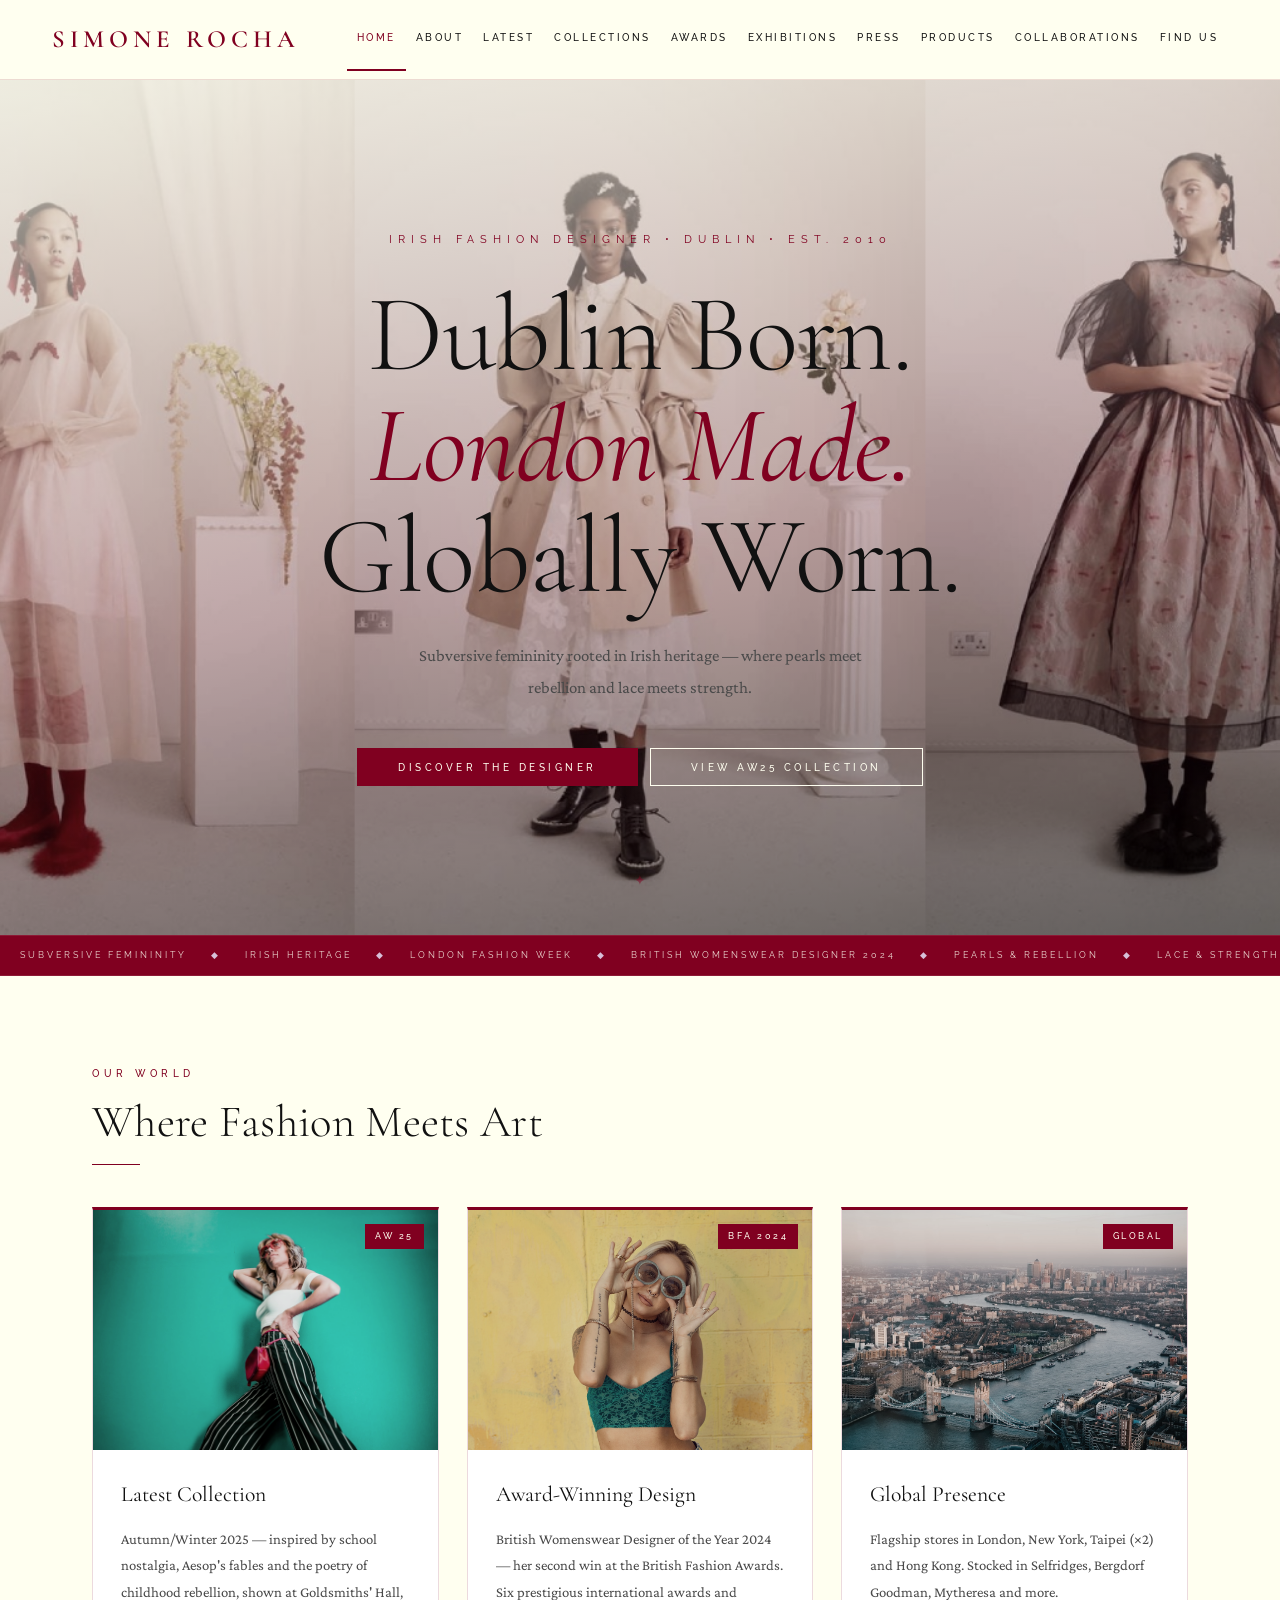
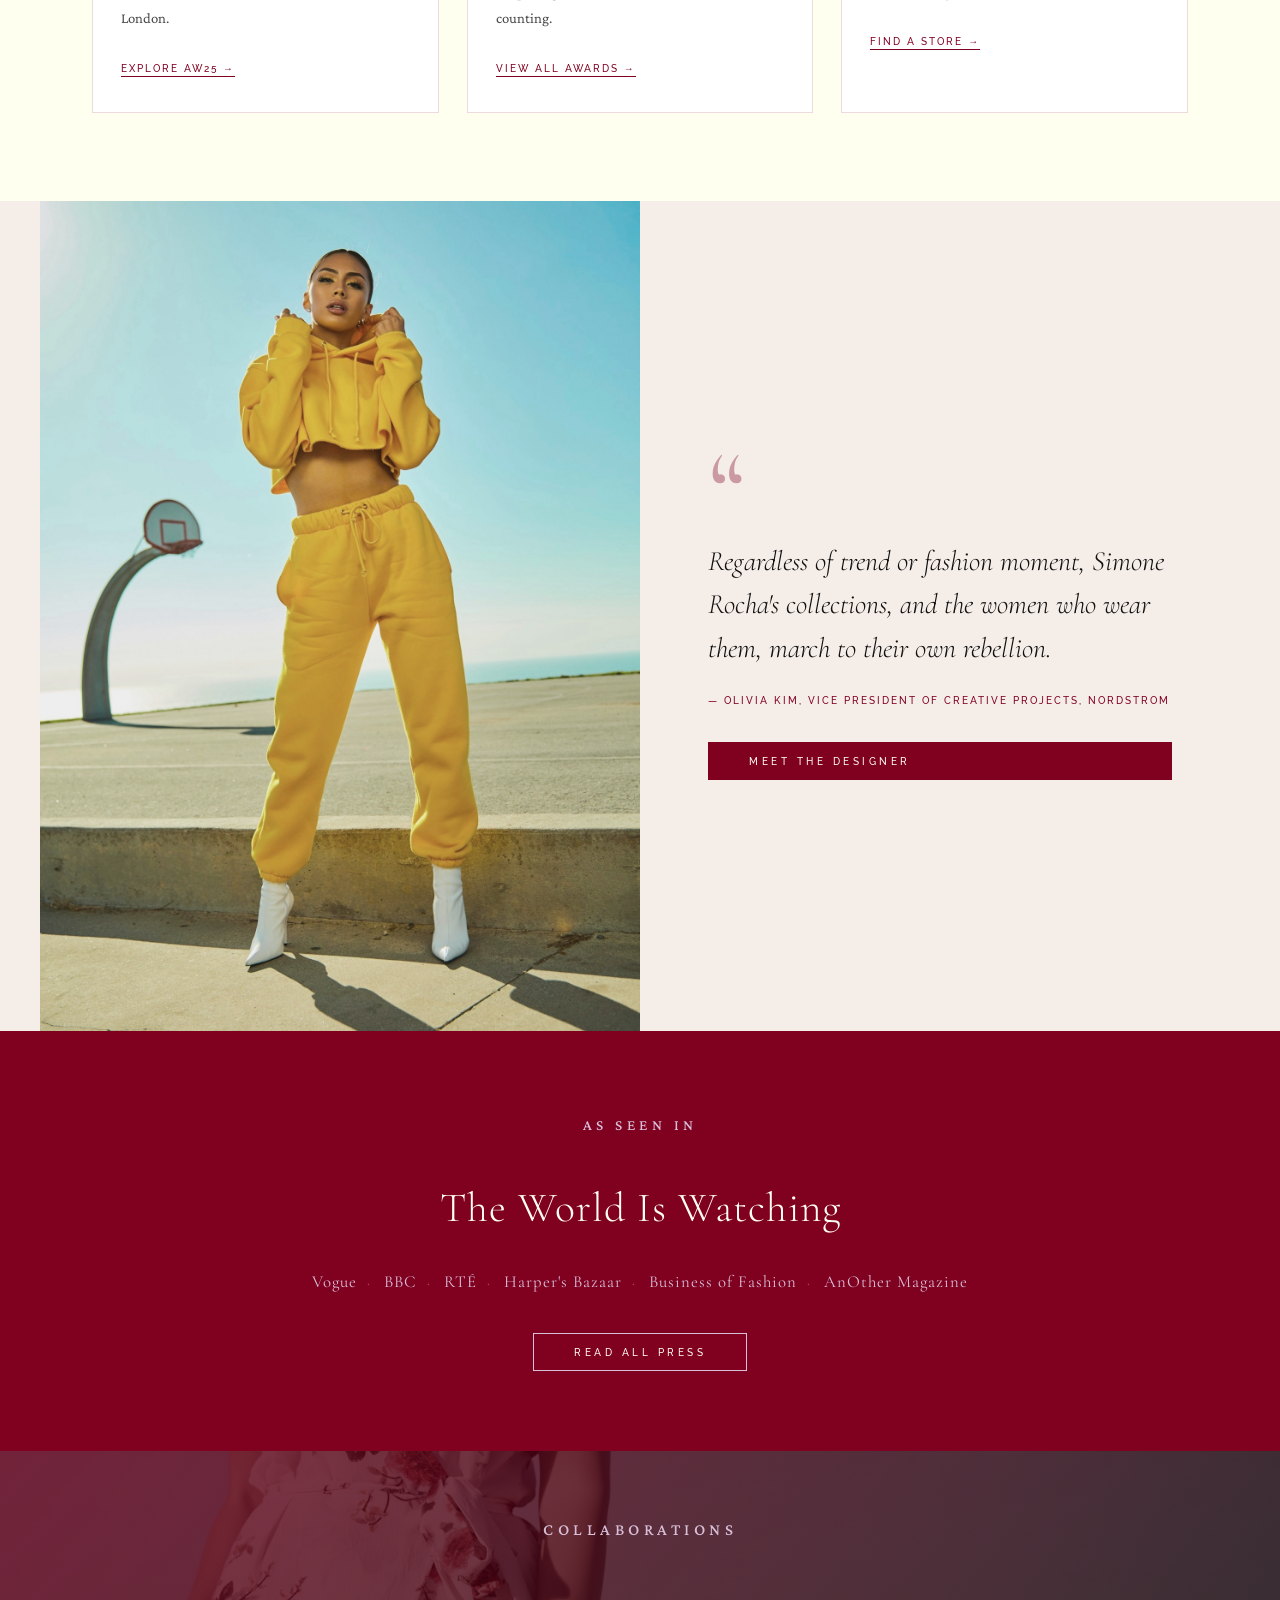
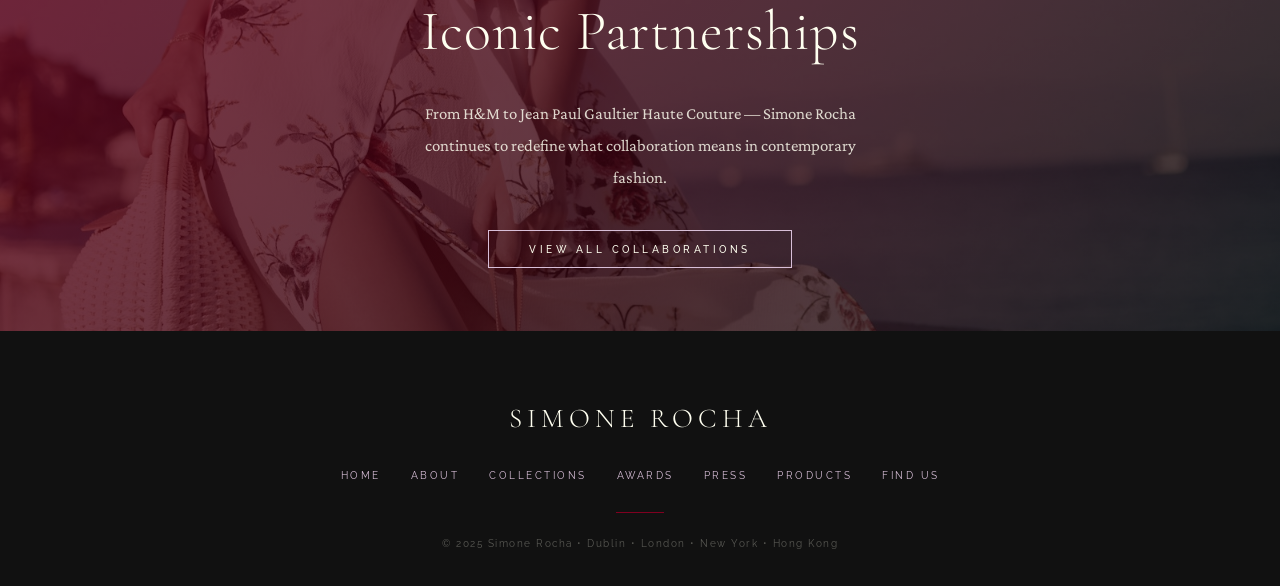
<file: index.html>
<!DOCTYPE html>
<html lang="en">
<head>
  <meta charset="UTF-8">
  <meta name="viewport" content="width=device-width,initial-scale=1.0">
  <title>Home | Simone Rocha</title>
  <link rel="stylesheet" href="style.css">
</head>
<body>
<nav>
  <a href="index.html" class="nav-logo">Simone Rocha</a>
  <div class="hamburger" onclick="this.nextElementSibling.classList.toggle('open')">
    <span></span><span></span><span></span>
  </div>
  <div class="nav-links">
    <a href="index.html" class="active">Home</a><a href="about.html">About</a>
    <a href="latest-collection.html">Latest</a><a href="collections.html">Collections</a>
    <a href="awards.html">Awards</a><a href="exhibitions.html">Exhibitions</a>
    <a href="press.html">Press</a><a href="products.html">Products</a>
    <a href="collaborations.html">Collaborations</a><a href="find-us.html">Find Us</a>
  </div>
</nav>

<!-- ── HERO ── -->
<section class="hero">
  <div class="hero-bg-wrap">
    <img src="images/indexfront2.jpg"
         alt="Elegant editorial fashion portrait — structured couture silhouette" class="hero-bg-img">
    <div class="hero-overlay"></div>
  </div>
  <div class="hero-content">
    <p class="hero-eyebrow">Irish Fashion Designer &bull; Dublin &bull; Est. 2010</p>
    <h1>Dublin Born.<br><em>London Made.</em><br>Globally Worn.</h1>
    <p class="hero-sub">Subversive femininity rooted in Irish heritage — where pearls meet rebellion and lace meets strength.</p>
    <div class="hero-ctas">
      <a href="about.html" class="btn btn-primary">Discover the Designer</a>
      <a href="latest-collection.html" class="btn btn-outline">View AW25 Collection</a>
    </div>
  </div>
  <div class="hero-deco" aria-hidden="true">✦</div>
</section>

<!-- ── MARQUEE ── -->
<div class="marquee-strip" aria-hidden="true">
  <div class="marquee-inner">
    <span>Subversive Femininity</span><span class="dot">◆</span>
    <span>Irish Heritage</span><span class="dot">◆</span>
    <span>London Fashion Week</span><span class="dot">◆</span>
    <span>British Womenswear Designer 2024</span><span class="dot">◆</span>
    <span>Pearls &amp; Rebellion</span><span class="dot">◆</span>
    <span>Lace &amp; Strength</span><span class="dot">◆</span>
    <span>Subversive Femininity</span><span class="dot">◆</span>
    <span>Irish Heritage</span><span class="dot">◆</span>
    <span>London Fashion Week</span><span class="dot">◆</span>
    <span>British Womenswear Designer 2024</span><span class="dot">◆</span>
    <span>Pearls &amp; Rebellion</span><span class="dot">◆</span>
    <span>Lace &amp; Strength</span><span class="dot">◆</span>
  </div>
</div>

<!-- ── OUR WORLD ── -->
<div class="section">
  <p class="eyebrow">Our World</p>
  <h2 class="title">Where Fashion Meets Art</h2>
  <div class="divider"></div>
  <div class="grid-3">
    <div class="feature-card">
      <div class="feature-img-wrap">
        <img src="images/runway-aw25.jpg"
             alt="London Fashion Week runway show — AW25 collection" class="feature-img" loading="lazy">
        <span class="feature-img-label">AW 25</span>
      </div>
      <div class="feature-card-body">
        <h3>Latest Collection</h3>
        <p>Autumn/Winter 2025 — inspired by school nostalgia, Aesop's fables and the poetry of childhood rebellion, shown at Goldsmiths' Hall, London.</p>
        <a href="latest-collection.html" class="card-link">Explore AW25 →</a>
      </div>
    </div>
    <div class="feature-card">
      <div class="feature-img-wrap">
        <img src="images/runway-fashion-week.jpg"
             alt="Fashion week runway — award-winning British womenswear design" class="feature-img" loading="lazy">
        <span class="feature-img-label">BFA 2024</span>
      </div>
      <div class="feature-card-body">
        <h3>Award-Winning Design</h3>
        <p>British Womenswear Designer of the Year 2024 — her second win at the British Fashion Awards. Six prestigious international awards and counting.</p>
        <a href="awards.html" class="card-link">View All Awards →</a>
      </div>
    </div>
    <div class="feature-card">
      <div class="feature-img-wrap">
        <img src="images/london-mayfair.jpg"
             alt="London Mayfair street — Mount Street flagship store location" class="feature-img" loading="lazy">
        <span class="feature-img-label">Global</span>
      </div>
      <div class="feature-card-body">
        <h3>Global Presence</h3>
        <p>Flagship stores in London, New York, Taipei (×2) and Hong Kong. Stocked in Selfridges, Bergdorf Goodman, Mytheresa and more.</p>
        <a href="find-us.html" class="card-link">Find a Store →</a>
      </div>
    </div>
  </div>
</div>

<!-- ── EDITORIAL PULL-QUOTE ── -->
<div class="pull-quote-section">
  <div class="pull-quote-inner">
    <img src="images/editorial-portrait.jpg"
         alt="Fashion editorial portrait — structured silhouette, Simone Rocha aesthetic" loading="lazy" class="pull-quote-img">
    <div class="pull-quote-text">
      <span class="pull-quote-mark">&ldquo;</span>
      <blockquote>Regardless of trend or fashion moment, Simone Rocha's collections, and the women who wear them, march to their own rebellion.</blockquote>
      <cite>— Olivia Kim, Vice President of Creative Projects, Nordstrom</cite>
      <a href="about.html" class="btn btn-primary" style="margin-top:32px;display:inline-block;">Meet the Designer</a>
    </div>
  </div>
</div>

<!-- ── AS SEEN IN ── -->
<div class="dark-strip">
  <p class="eyebrow" style="color:var(--secondary);">As Seen In</p>
  <h2>The World Is Watching</h2>
  <div class="press-logos">
    <span>Vogue</span><span class="sep">·</span>
    <span>BBC</span><span class="sep">·</span>
    <span>RTÉ</span><span class="sep">·</span>
    <span>Harper's Bazaar</span><span class="sep">·</span>
    <span>Business of Fashion</span><span class="sep">·</span>
    <span>AnOther Magazine</span>
  </div>
  <a href="press.html" class="btn btn-light">Read All Press</a>
</div>

<!-- ── COLLABORATIONS BANNER ── -->
<div class="collab-banner">
  <img src="images/fashion-collab-editorial.jpg"
       alt="Fashion collaboration — couture craftsmanship and editorial design" class="collab-bg" loading="lazy">
  <div class="collab-overlay"></div>
  <div class="collab-content">
    <p class="eyebrow" style="color:var(--secondary);">Collaborations</p>
    <h2>Iconic Partnerships</h2>
    <p>From H&amp;M to Jean Paul Gaultier Haute Couture — Simone Rocha continues to redefine what collaboration means in contemporary fashion.</p>
    <a href="collaborations.html" class="btn btn-light">View All Collaborations</a>
  </div>
</div>

<footer>
  <div class="footer-logo">Simone Rocha</div>
  <div class="footer-links">
    <a href="index.html">Home</a><a href="about.html">About</a>
    <a href="collections.html">Collections</a><a href="awards.html">Awards</a>
    <a href="press.html">Press</a><a href="products.html">Products</a>
    <a href="find-us.html">Find Us</a>
  </div>
  <div class="footer-divider"></div>
  <p class="footer-copy">&copy; 2025 Simone Rocha &bull; Dublin &bull; London &bull; New York &bull; Hong Kong</p>
</footer>
</body>
</html>
</file>
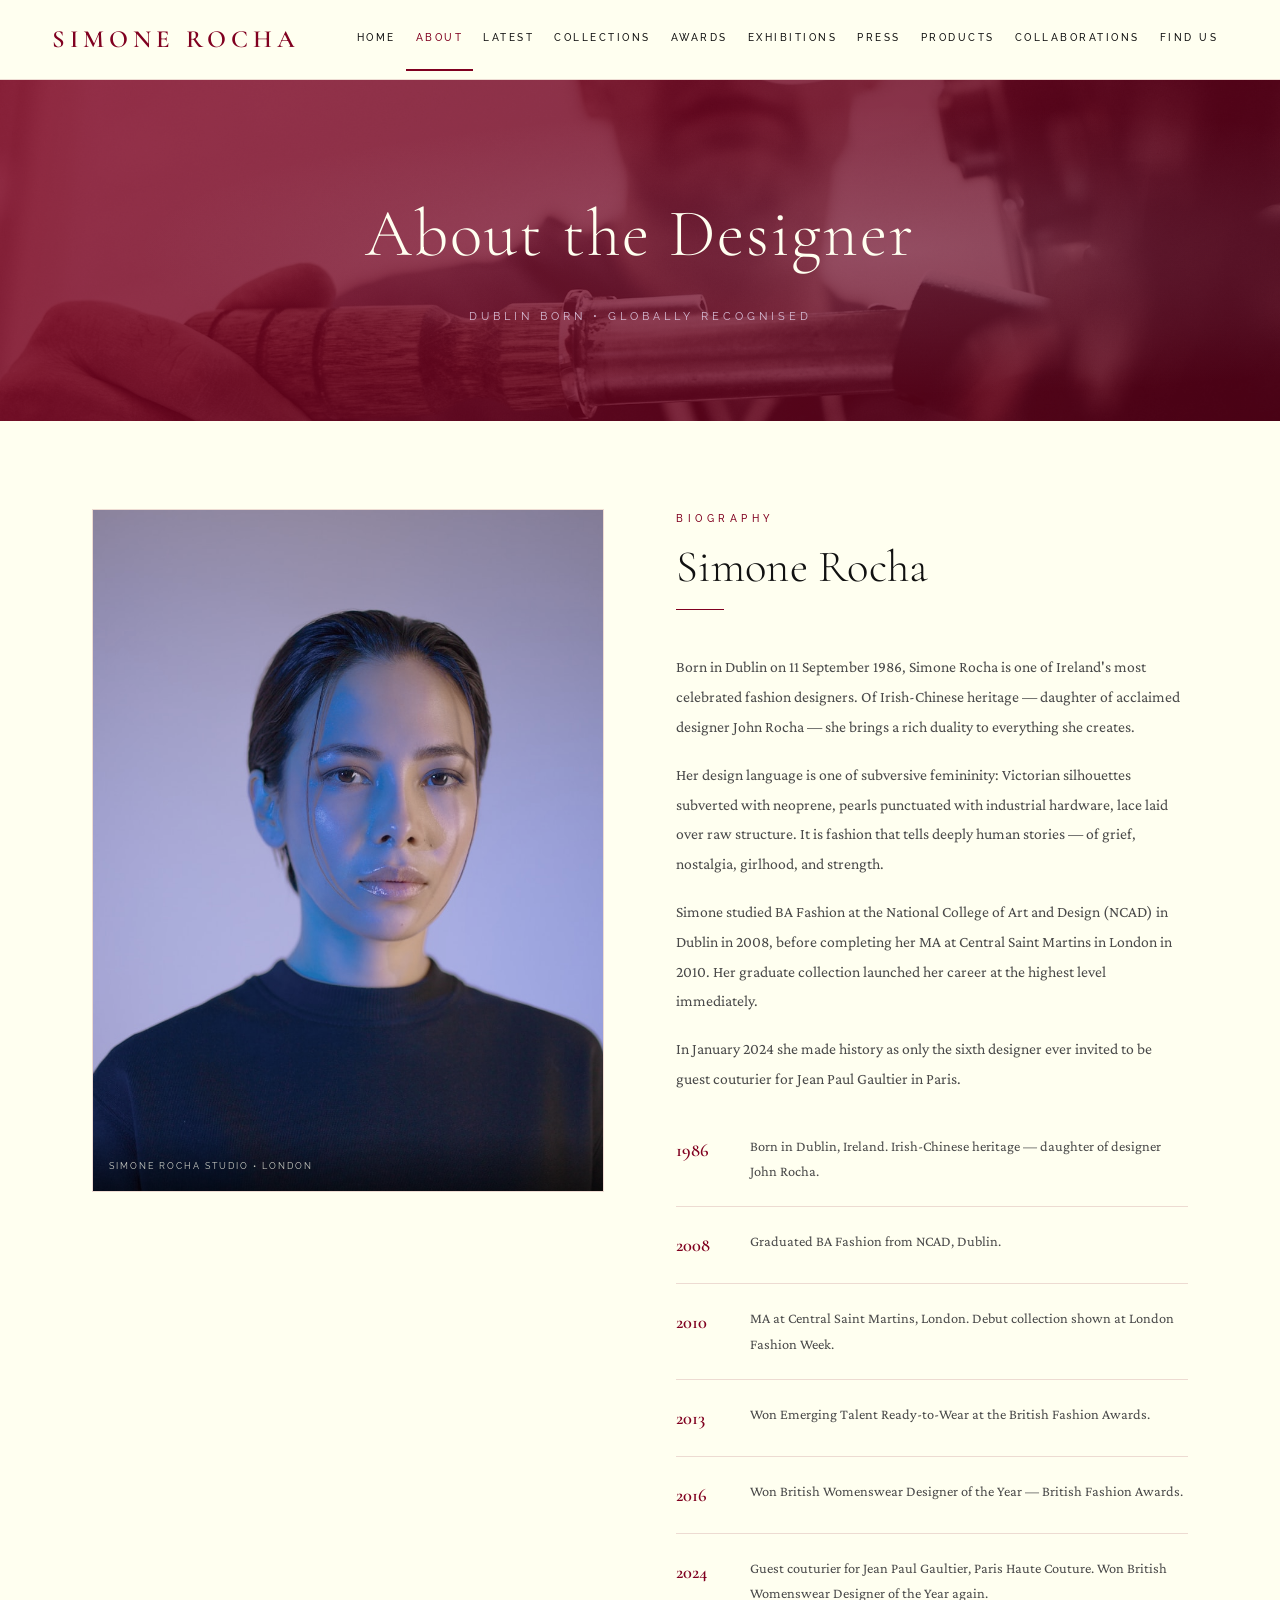
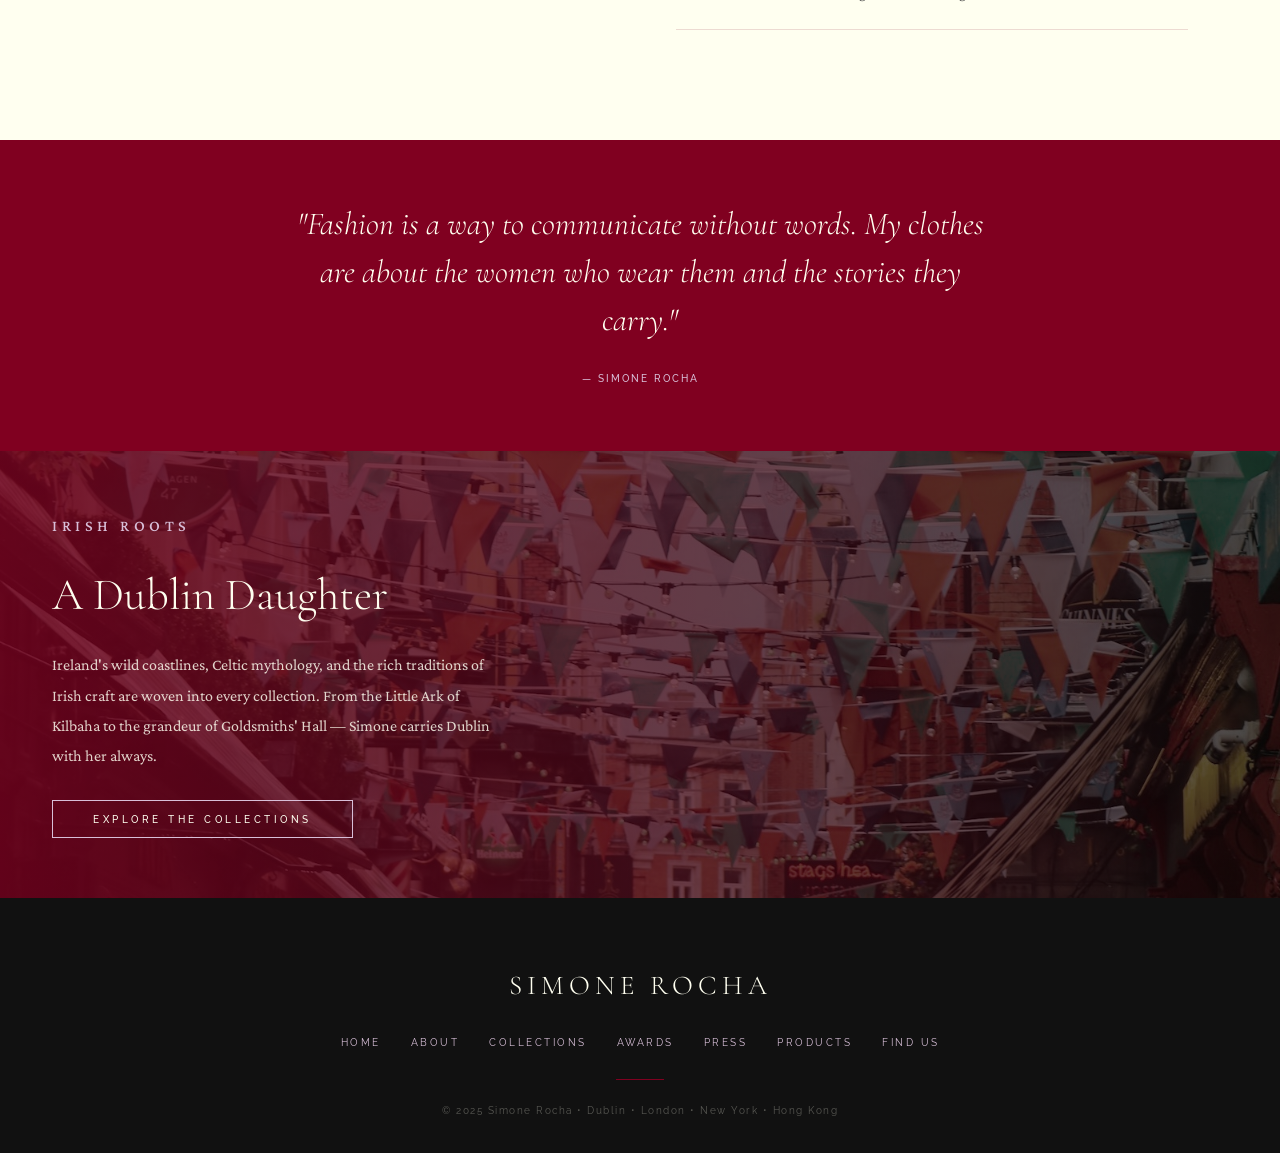
<file: about.html>
<!DOCTYPE html>
<html lang="en">
<head>
  <meta charset="UTF-8">
  <meta name="viewport" content="width=device-width,initial-scale=1.0">
  <title>About the Designer | Simone Rocha</title>
  <link rel="stylesheet" href="style.css">
</head>
<body>
<nav>
  <a href="index.html" class="nav-logo">Simone Rocha</a>
  <div class="hamburger" onclick="this.nextElementSibling.classList.toggle('open')">
    <span></span><span></span><span></span>
  </div>
  <div class="nav-links">
    <a href="index.html">Home</a><a href="about.html" class="active">About</a>
    <a href="latest-collection.html">Latest</a><a href="collections.html">Collections</a>
    <a href="awards.html">Awards</a><a href="exhibitions.html">Exhibitions</a>
    <a href="press.html">Press</a><a href="products.html">Products</a>
    <a href="collaborations.html">Collaborations</a><a href="find-us.html">Find Us</a>
  </div>
</nav>

<!-- ── PAGE HEADER ── -->
<div class="page-header">
  <img src="images/hero-bg.jpg"
       alt="" class="page-header-img" aria-hidden="true">
  <h1>About the Designer</h1>
  <p>Dublin Born &bull; Globally Recognised</p>
</div>

<!-- ── BIOGRAPHY ── -->
<div class="section">
  <div class="about-grid">
    <!-- Portrait with real editorial fashion photograph -->
    <div class="portrait-wrap">
      <img src="images/designer-portrait.jpg"
           alt="Editorial fashion portrait representing Simone Rocha's aesthetic — refined femininity">
      <div class="portrait-caption">Simone Rocha Studio &bull; London</div>
    </div>
    <div>
      <p class="eyebrow">Biography</p>
      <h2 class="title">Simone Rocha</h2>
      <div class="divider"></div>
      <p class="text-p">Born in Dublin on 11 September 1986, Simone Rocha is one of Ireland's most celebrated fashion designers. Of Irish-Chinese heritage — daughter of acclaimed designer John Rocha — she brings a rich duality to everything she creates.</p>
      <p class="text-p">Her design language is one of subversive femininity: Victorian silhouettes subverted with neoprene, pearls punctuated with industrial hardware, lace laid over raw structure. It is fashion that tells deeply human stories — of grief, nostalgia, girlhood, and strength.</p>
      <p class="text-p">Simone studied BA Fashion at the National College of Art and Design (NCAD) in Dublin in 2008, before completing her MA at Central Saint Martins in London in 2010. Her graduate collection launched her career at the highest level immediately.</p>
      <p class="text-p">In January 2024 she made history as only the sixth designer ever invited to be guest couturier for Jean Paul Gaultier in Paris.</p>

      <div style="margin-top:40px;">
        <div class="timeline-item">
          <div class="yr">1986</div>
          <div class="yr-desc">Born in Dublin, Ireland. Irish-Chinese heritage — daughter of designer John Rocha.</div>
        </div>
        <div class="timeline-item">
          <div class="yr">2008</div>
          <div class="yr-desc">Graduated BA Fashion from NCAD, Dublin.</div>
        </div>
        <div class="timeline-item">
          <div class="yr">2010</div>
          <div class="yr-desc">MA at Central Saint Martins, London. Debut collection shown at London Fashion Week.</div>
        </div>
        <div class="timeline-item">
          <div class="yr">2013</div>
          <div class="yr-desc">Won Emerging Talent Ready-to-Wear at the British Fashion Awards.</div>
        </div>
        <div class="timeline-item">
          <div class="yr">2016</div>
          <div class="yr-desc">Won British Womenswear Designer of the Year — British Fashion Awards.</div>
        </div>
        <div class="timeline-item">
          <div class="yr">2024</div>
          <div class="yr-desc">Guest couturier for Jean Paul Gaultier, Paris Haute Couture. Won British Womenswear Designer of the Year again.</div>
        </div>
      </div>
    </div>
  </div>
</div>

<!-- ── QUOTE STRIP ── -->
<div class="about-quote-strip">
  <blockquote>"Fashion is a way to communicate without words. My clothes are about the women who wear them and the stories they carry."</blockquote>
  <cite>— Simone Rocha</cite>
</div>

<!-- ── IRISH HERITAGE BANNER ── -->
<div class="heritage-banner">
  <img src="images/ireland-landscape.jpg"
       alt="Irish landscape — green hills and coastal cliffs, evoking Simone Rocha's Irish heritage" class="heritage-img">
  <div class="heritage-overlay"></div>
  <div class="heritage-content">
    <p class="eyebrow" style="color:var(--secondary);">Irish Roots</p>
    <h2>A Dublin Daughter</h2>
    <p>Ireland's wild coastlines, Celtic mythology, and the rich traditions of Irish craft are woven into every collection. From the Little Ark of Kilbaha to the grandeur of Goldsmiths' Hall — Simone carries Dublin with her always.</p>
    <a href="collections.html" class="btn btn-light" style="margin-top:28px;display:inline-block;">Explore the Collections</a>
  </div>
</div>

<footer>
  <div class="footer-logo">Simone Rocha</div>
  <div class="footer-links">
    <a href="index.html">Home</a><a href="about.html">About</a>
    <a href="collections.html">Collections</a><a href="awards.html">Awards</a>
    <a href="press.html">Press</a><a href="products.html">Products</a>
    <a href="find-us.html">Find Us</a>
  </div>
  <div class="footer-divider"></div>
  <p class="footer-copy">&copy; 2025 Simone Rocha &bull; Dublin &bull; London &bull; New York &bull; Hong Kong</p>
</footer>
</body>
</html>
</file>
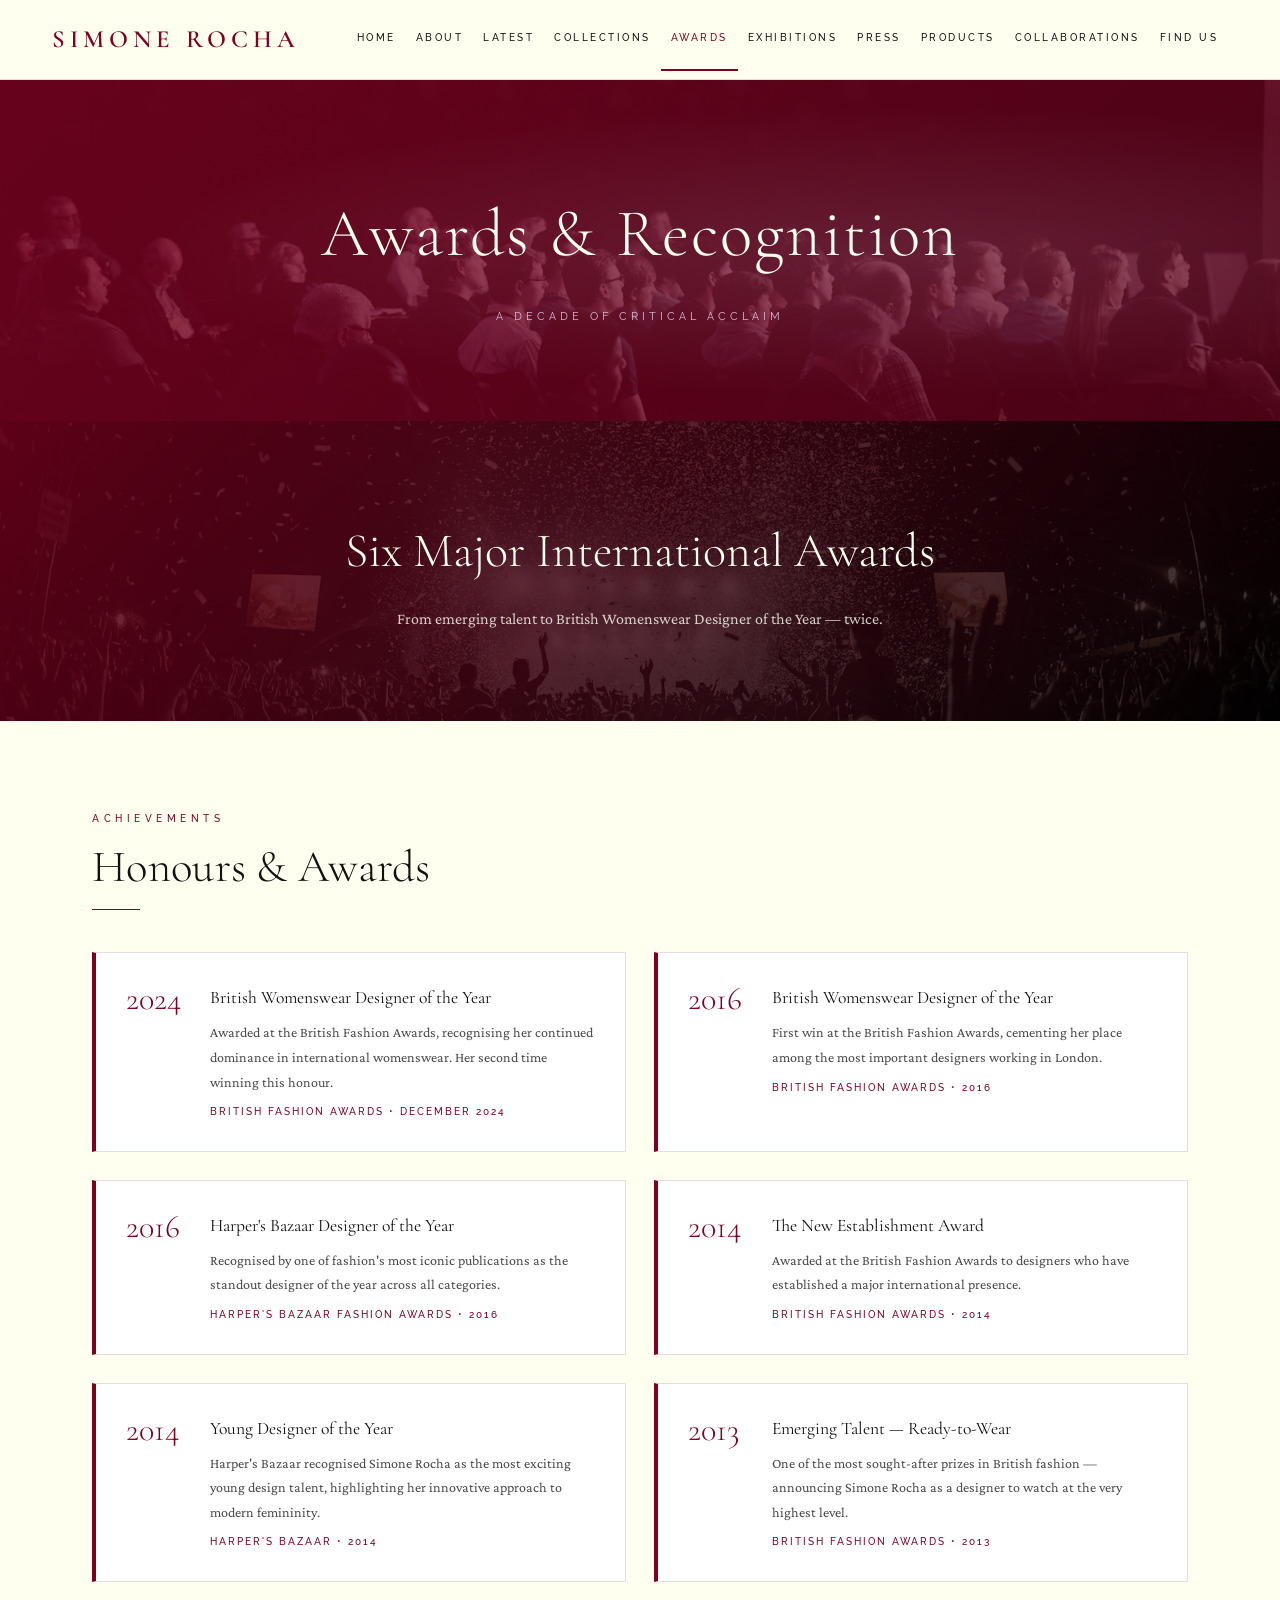
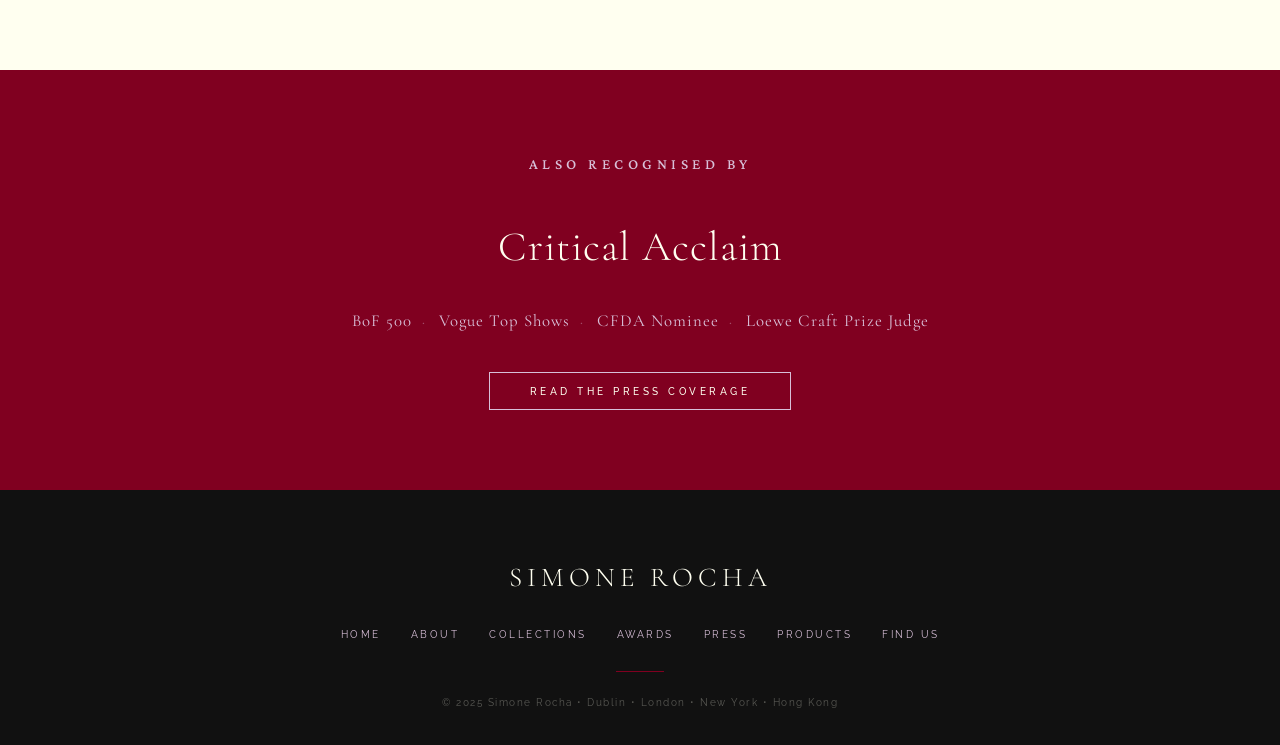
<file: awards.html>
<!DOCTYPE html>
<html lang="en">
<head>
  <meta charset="UTF-8">
  <meta name="viewport" content="width=device-width,initial-scale=1.0">
  <title>Awards & Recognition | Simone Rocha</title>
  <link rel="stylesheet" href="style.css">
</head>
<body>
<nav>
  <a href="index.html" class="nav-logo">Simone Rocha</a>
  <div class="hamburger" onclick="this.nextElementSibling.classList.toggle('open')">
    <span></span><span></span><span></span>
  </div>
  <div class="nav-links">
    <a href="index.html">Home</a><a href="about.html">About</a>
    <a href="latest-collection.html">Latest</a><a href="collections.html">Collections</a>
    <a href="awards.html" class="active">Awards</a><a href="exhibitions.html">Exhibitions</a>
    <a href="press.html">Press</a><a href="products.html">Products</a>
    <a href="collaborations.html">Collaborations</a><a href="find-us.html">Find Us</a>
  </div>
</nav>

<!-- ── PAGE HEADER ── -->
<div class="page-header">
  <img src="images/awards-event.jpg"
       alt="" class="page-header-img" aria-hidden="true">
  <h1>Awards &amp; Recognition</h1>
  <p>A Decade of Critical Acclaim</p>
</div>

<!-- ── AWARDS BANNER ── -->
<div class="awards-banner">
  <img src="images/awards-ceremony.jpg"
       alt="Gala awards ceremony — British Fashion Awards at the Royal Albert Hall" class="awards-banner-img">
  <div class="awards-banner-overlay"></div>
  <div class="awards-banner-content">
    <h2>Six Major International Awards</h2>
    <p>From emerging talent to British Womenswear Designer of the Year — twice.</p>
  </div>
</div>

<!-- ── AWARDS GRID ── -->
<div class="section">
  <p class="eyebrow">Achievements</p>
  <h2 class="title">Honours &amp; Awards</h2>
  <div class="divider"></div>
  <div class="grid-2">

    <div class="award-card">
      <div class="award-yr">2024</div>
      <div>
        <h3 class="award-title">British Womenswear Designer of the Year</h3>
        <p class="award-desc">Awarded at the British Fashion Awards, recognising her continued dominance in international womenswear. Her second time winning this honour.</p>
        <p class="award-src">British Fashion Awards &bull; December 2024</p>
      </div>
    </div>

    <div class="award-card">
      <div class="award-yr">2016</div>
      <div>
        <h3 class="award-title">British Womenswear Designer of the Year</h3>
        <p class="award-desc">First win at the British Fashion Awards, cementing her place among the most important designers working in London.</p>
        <p class="award-src">British Fashion Awards &bull; 2016</p>
      </div>
    </div>

    <div class="award-card">
      <div class="award-yr">2016</div>
      <div>
        <h3 class="award-title">Harper's Bazaar Designer of the Year</h3>
        <p class="award-desc">Recognised by one of fashion's most iconic publications as the standout designer of the year across all categories.</p>
        <p class="award-src">Harper's Bazaar Fashion Awards &bull; 2016</p>
      </div>
    </div>

    <div class="award-card">
      <div class="award-yr">2014</div>
      <div>
        <h3 class="award-title">The New Establishment Award</h3>
        <p class="award-desc">Awarded at the British Fashion Awards to designers who have established a major international presence.</p>
        <p class="award-src">British Fashion Awards &bull; 2014</p>
      </div>
    </div>

    <div class="award-card">
      <div class="award-yr">2014</div>
      <div>
        <h3 class="award-title">Young Designer of the Year</h3>
        <p class="award-desc">Harper's Bazaar recognised Simone Rocha as the most exciting young design talent, highlighting her innovative approach to modern femininity.</p>
        <p class="award-src">Harper's Bazaar &bull; 2014</p>
      </div>
    </div>

    <div class="award-card">
      <div class="award-yr">2013</div>
      <div>
        <h3 class="award-title">Emerging Talent — Ready-to-Wear</h3>
        <p class="award-desc">One of the most sought-after prizes in British fashion — announcing Simone Rocha as a designer to watch at the very highest level.</p>
        <p class="award-src">British Fashion Awards &bull; 2013</p>
      </div>
    </div>

  </div>
</div>

<!-- ── RECOGNITION STRIP ── -->
<div class="dark-strip">
  <p class="eyebrow" style="color:var(--secondary);">Also Recognised By</p>
  <h2>Critical Acclaim</h2>
  <div class="press-logos">
    <span>BoF 500</span><span class="sep">·</span>
    <span>Vogue Top Shows</span><span class="sep">·</span>
    <span>CFDA Nominee</span><span class="sep">·</span>
    <span>Loewe Craft Prize Judge</span>
  </div>
  <a href="press.html" class="btn btn-light">Read the Press Coverage</a>
</div>

<footer>
  <div class="footer-logo">Simone Rocha</div>
  <div class="footer-links">
    <a href="index.html">Home</a><a href="about.html">About</a>
    <a href="collections.html">Collections</a><a href="awards.html">Awards</a>
    <a href="press.html">Press</a><a href="products.html">Products</a>
    <a href="find-us.html">Find Us</a>
  </div>
  <div class="footer-divider"></div>
  <p class="footer-copy">&copy; 2025 Simone Rocha &bull; Dublin &bull; London &bull; New York &bull; Hong Kong</p>
</footer>
</body>
</html>
</file>
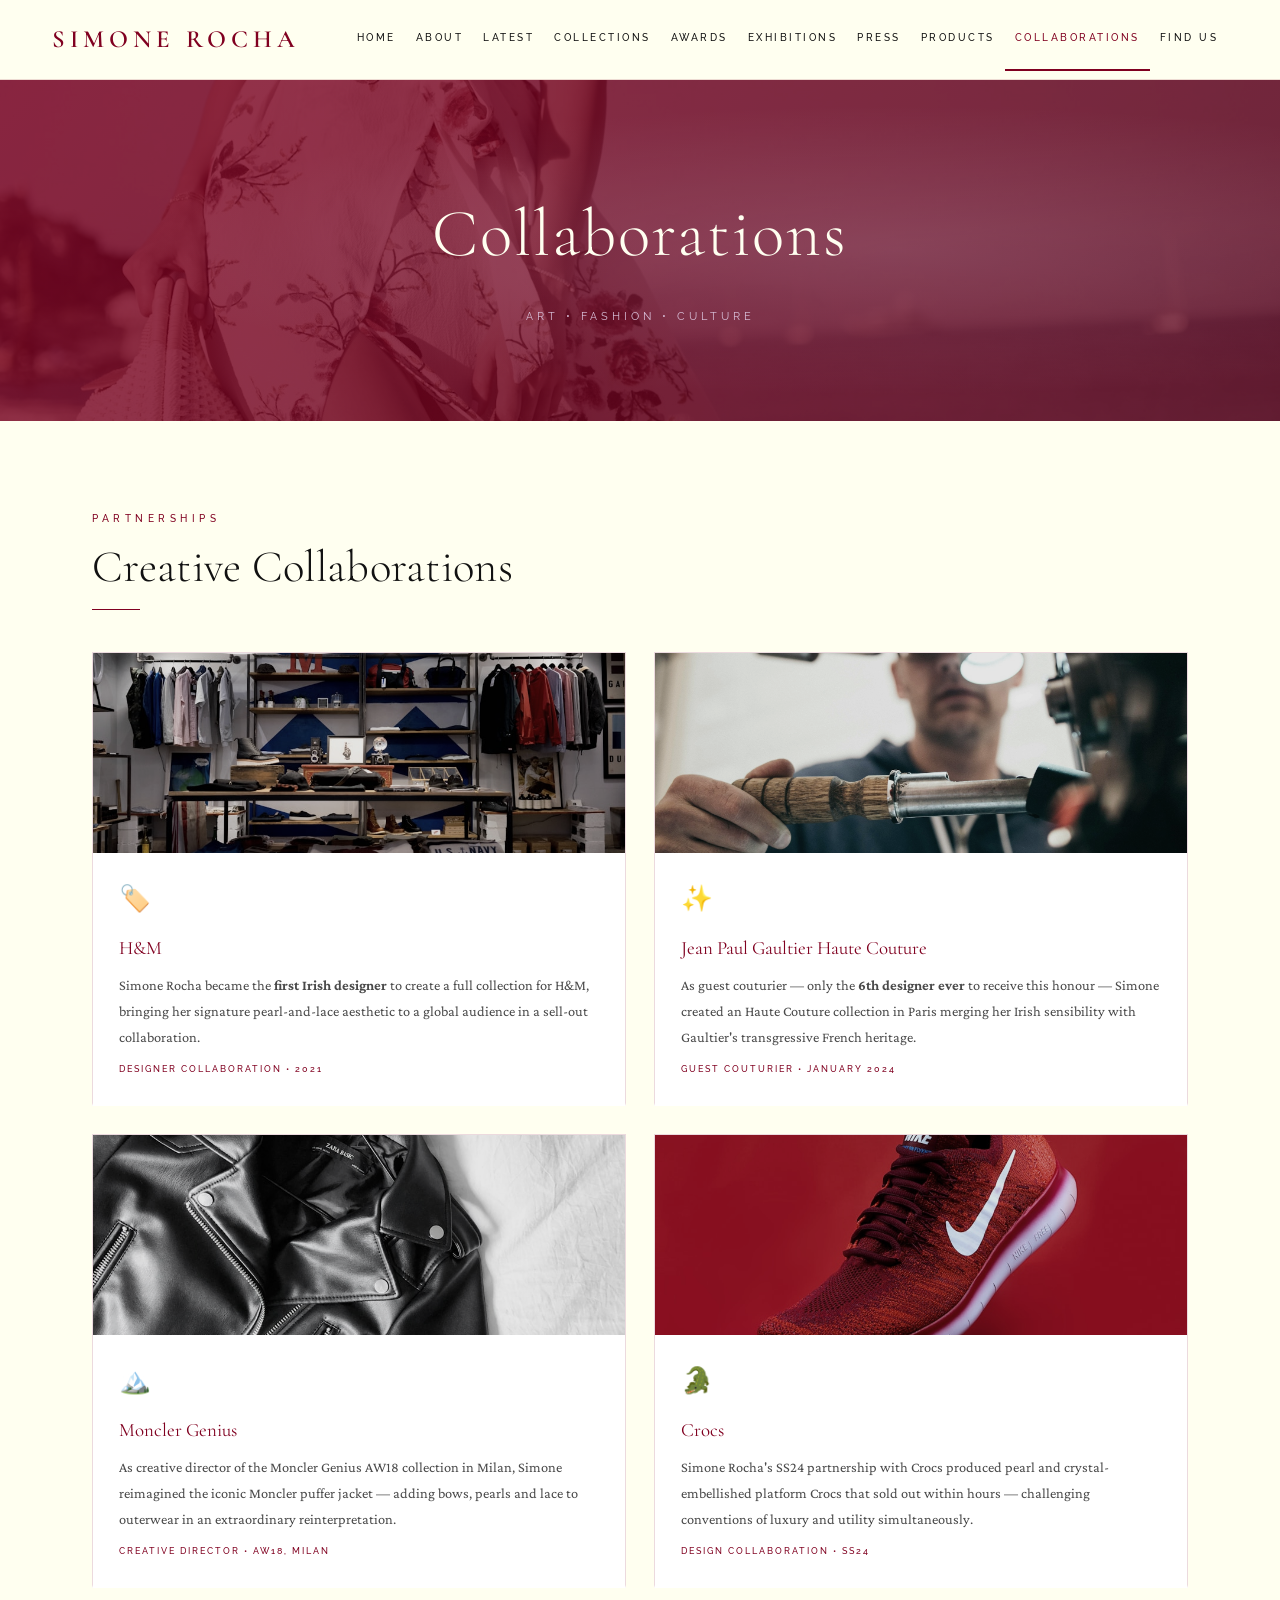
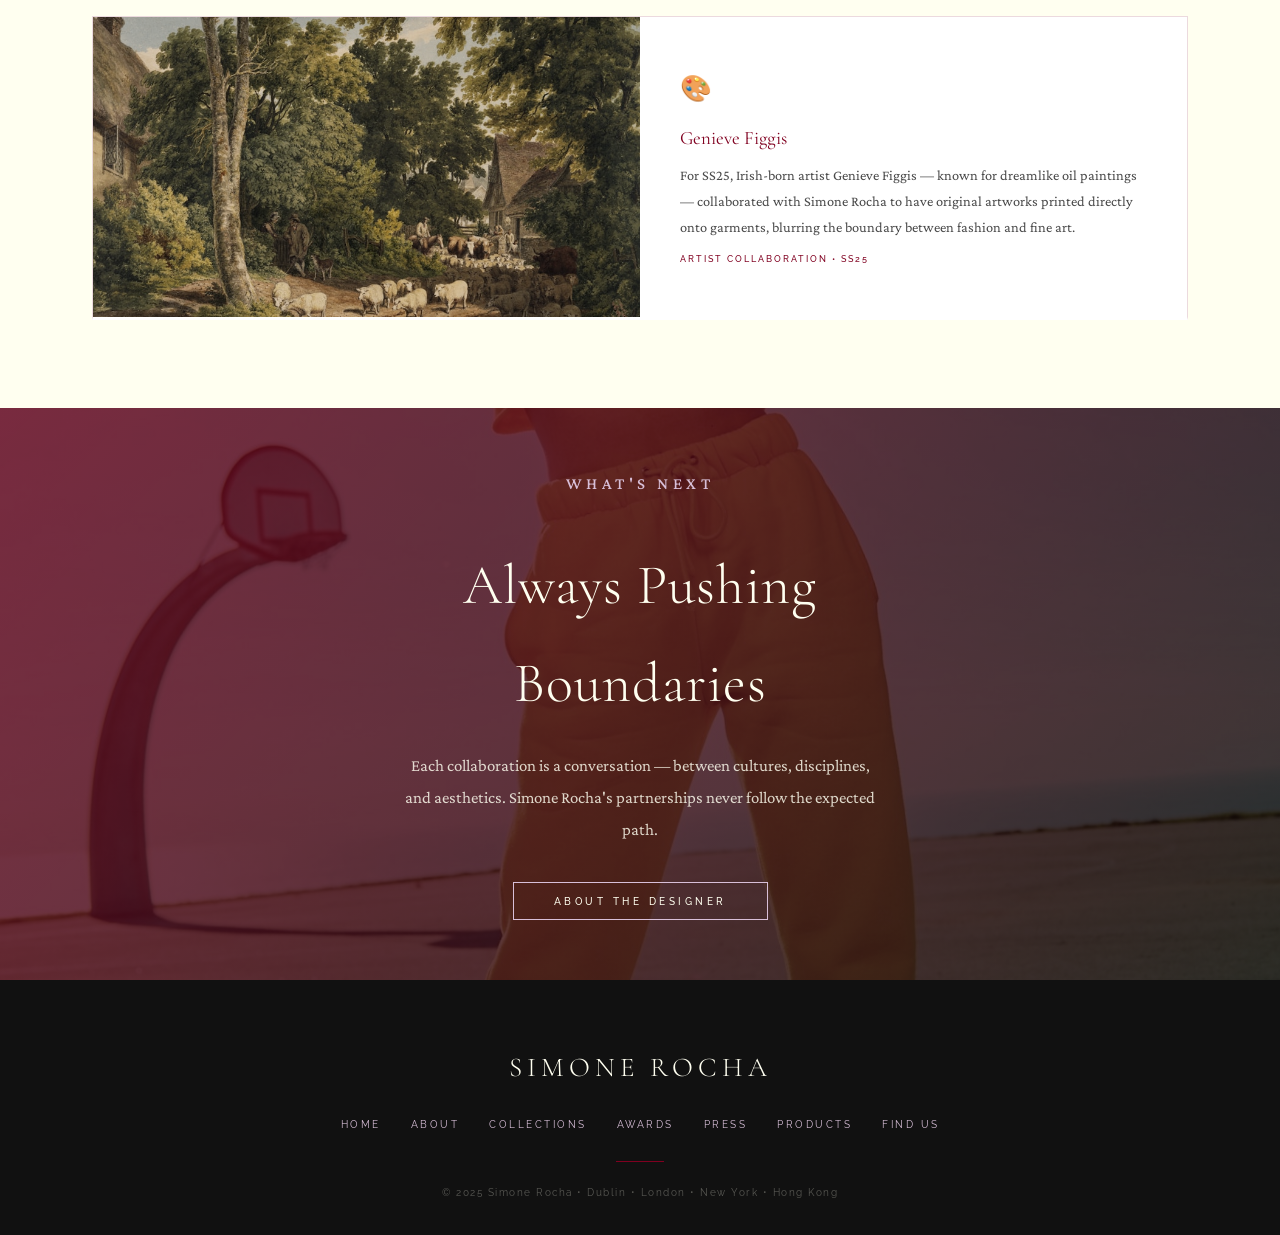
<file: collaborations.html>
<!DOCTYPE html>
<html lang="en">
<head>
  <meta charset="UTF-8">
  <meta name="viewport" content="width=device-width,initial-scale=1.0">
  <title>Collaborations | Simone Rocha</title>
  <link rel="stylesheet" href="style.css">
</head>
<body>
<nav>
  <a href="index.html" class="nav-logo">Simone Rocha</a>
  <div class="hamburger" onclick="this.nextElementSibling.classList.toggle('open')">
    <span></span><span></span><span></span>
  </div>
  <div class="nav-links">
    <a href="index.html">Home</a><a href="about.html">About</a>
    <a href="latest-collection.html">Latest</a><a href="collections.html">Collections</a>
    <a href="awards.html">Awards</a><a href="exhibitions.html">Exhibitions</a>
    <a href="press.html">Press</a><a href="products.html">Products</a>
    <a href="collaborations.html" class="active">Collaborations</a><a href="find-us.html">Find Us</a>
  </div>
</nav>

<!-- ── PAGE HEADER ── -->
<div class="page-header">
  <img src="images/fashion-collab-editorial.jpg"
       alt="" class="page-header-img" aria-hidden="true">
  <h1>Collaborations</h1>
  <p>Art &bull; Fashion &bull; Culture</p>
</div>

<!-- ── COLLAB CARDS ── -->
<div class="section">
  <p class="eyebrow">Partnerships</p>
  <h2 class="title">Creative Collaborations</h2>
  <div class="divider"></div>
  <div class="grid-2">

    <!-- H&M -->
    <div class="collab-card">
      <div class="collab-card-img">
        <img src="images/fashion-retail-store.jpg"
             alt="Fashion retail collaboration — H&M x Simone Rocha 2021" loading="lazy">
      </div>
      <div class="collab-card-body">
        <span class="collab-icon">🏷️</span>
        <h3>H&amp;M</h3>
        <p>Simone Rocha became the <strong>first Irish designer</strong> to create a full collection for H&M, bringing her signature pearl-and-lace aesthetic to a global audience in a sell-out collaboration.</p>
        <span class="collab-yr">Designer Collaboration &bull; 2021</span>
      </div>
    </div>

    <!-- Jean Paul Gaultier -->
    <div class="collab-card">
      <div class="collab-card-img">
        <img src="images/hero-bg.jpg"
             alt="Haute couture — Jean Paul Gaultier x Simone Rocha Paris 2024" loading="lazy">
      </div>
      <div class="collab-card-body">
        <span class="collab-icon">✨</span>
        <h3>Jean Paul Gaultier Haute Couture</h3>
        <p>As guest couturier — only the <strong>6th designer ever</strong> to receive this honour — Simone created an Haute Couture collection in Paris merging her Irish sensibility with Gaultier's transgressive French heritage.</p>
        <span class="collab-yr">Guest Couturier &bull; January 2024</span>
      </div>
    </div>

    <!-- Moncler Genius -->
    <div class="collab-card">
      <div class="collab-card-img">
        <img src="images/luxury-outerwear.jpg"
             alt="Luxury outerwear — Moncler Genius AW18 collaboration with Simone Rocha" loading="lazy">
      </div>
      <div class="collab-card-body">
        <span class="collab-icon">🏔️</span>
        <h3>Moncler Genius</h3>
        <p>As creative director of the Moncler Genius AW18 collection in Milan, Simone reimagined the iconic Moncler puffer jacket — adding bows, pearls and lace to outerwear in an extraordinary reinterpretation.</p>
        <span class="collab-yr">Creative Director &bull; AW18, Milan</span>
      </div>
    </div>

    <!-- Crocs -->
    <div class="collab-card">
      <div class="collab-card-img">
        <img src="images/bold-footwear.jpg"
             alt="Bold footwear collaboration — Crocs x Simone Rocha SS24 pearl-embellished platform" loading="lazy">
      </div>
      <div class="collab-card-body">
        <span class="collab-icon">🐊</span>
        <h3>Crocs</h3>
        <p>Simone Rocha's SS24 partnership with Crocs produced pearl and crystal-embellished platform Crocs that sold out within hours — challenging conventions of luxury and utility simultaneously.</p>
        <span class="collab-yr">Design Collaboration &bull; SS24</span>
      </div>
    </div>

  </div>

  <!-- Genieve Figgis — full width -->
  <div style="margin-top:28px;">
    <div class="collab-card" style="display:grid;grid-template-columns:1fr 1fr;gap:0;">
      <div class="collab-card-img" style="height:300px;">
        <img src="images/fine-art-painting.jpg"
             alt="Fine art x fashion — Genieve Figgis oil paintings printed onto Simone Rocha SS25 garments" loading="lazy">
      </div>
      <div class="collab-card-body" style="display:flex;flex-direction:column;justify-content:center;padding:36px 40px;">
        <span class="collab-icon">🎨</span>
        <h3>Genieve Figgis</h3>
        <p>For SS25, Irish-born artist Genieve Figgis — known for dreamlike oil paintings — collaborated with Simone Rocha to have original artworks printed directly onto garments, blurring the boundary between fashion and fine art.</p>
        <span class="collab-yr">Artist Collaboration &bull; SS25</span>
      </div>
    </div>
  </div>
</div>

<!-- ── COLLAB BANNER CTA ── -->
<div class="collab-banner">
  <img src="images/editorial-portrait.jpg"
       alt="Fashion editorial — collaborative couture" class="collab-bg" loading="lazy">
  <div class="collab-overlay"></div>
  <div class="collab-content">
    <p class="eyebrow" style="color:var(--secondary);">What's Next</p>
    <h2>Always Pushing Boundaries</h2>
    <p>Each collaboration is a conversation — between cultures, disciplines, and aesthetics. Simone Rocha's partnerships never follow the expected path.</p>
    <a href="about.html" class="btn btn-light">About the Designer</a>
  </div>
</div>

<footer>
  <div class="footer-logo">Simone Rocha</div>
  <div class="footer-links">
    <a href="index.html">Home</a><a href="about.html">About</a>
    <a href="collections.html">Collections</a><a href="awards.html">Awards</a>
    <a href="press.html">Press</a><a href="products.html">Products</a>
    <a href="find-us.html">Find Us</a>
  </div>
  <div class="footer-divider"></div>
  <p class="footer-copy">&copy; 2025 Simone Rocha &bull; Dublin &bull; London &bull; New York &bull; Hong Kong</p>
</footer>
</body>
</html>
</file>
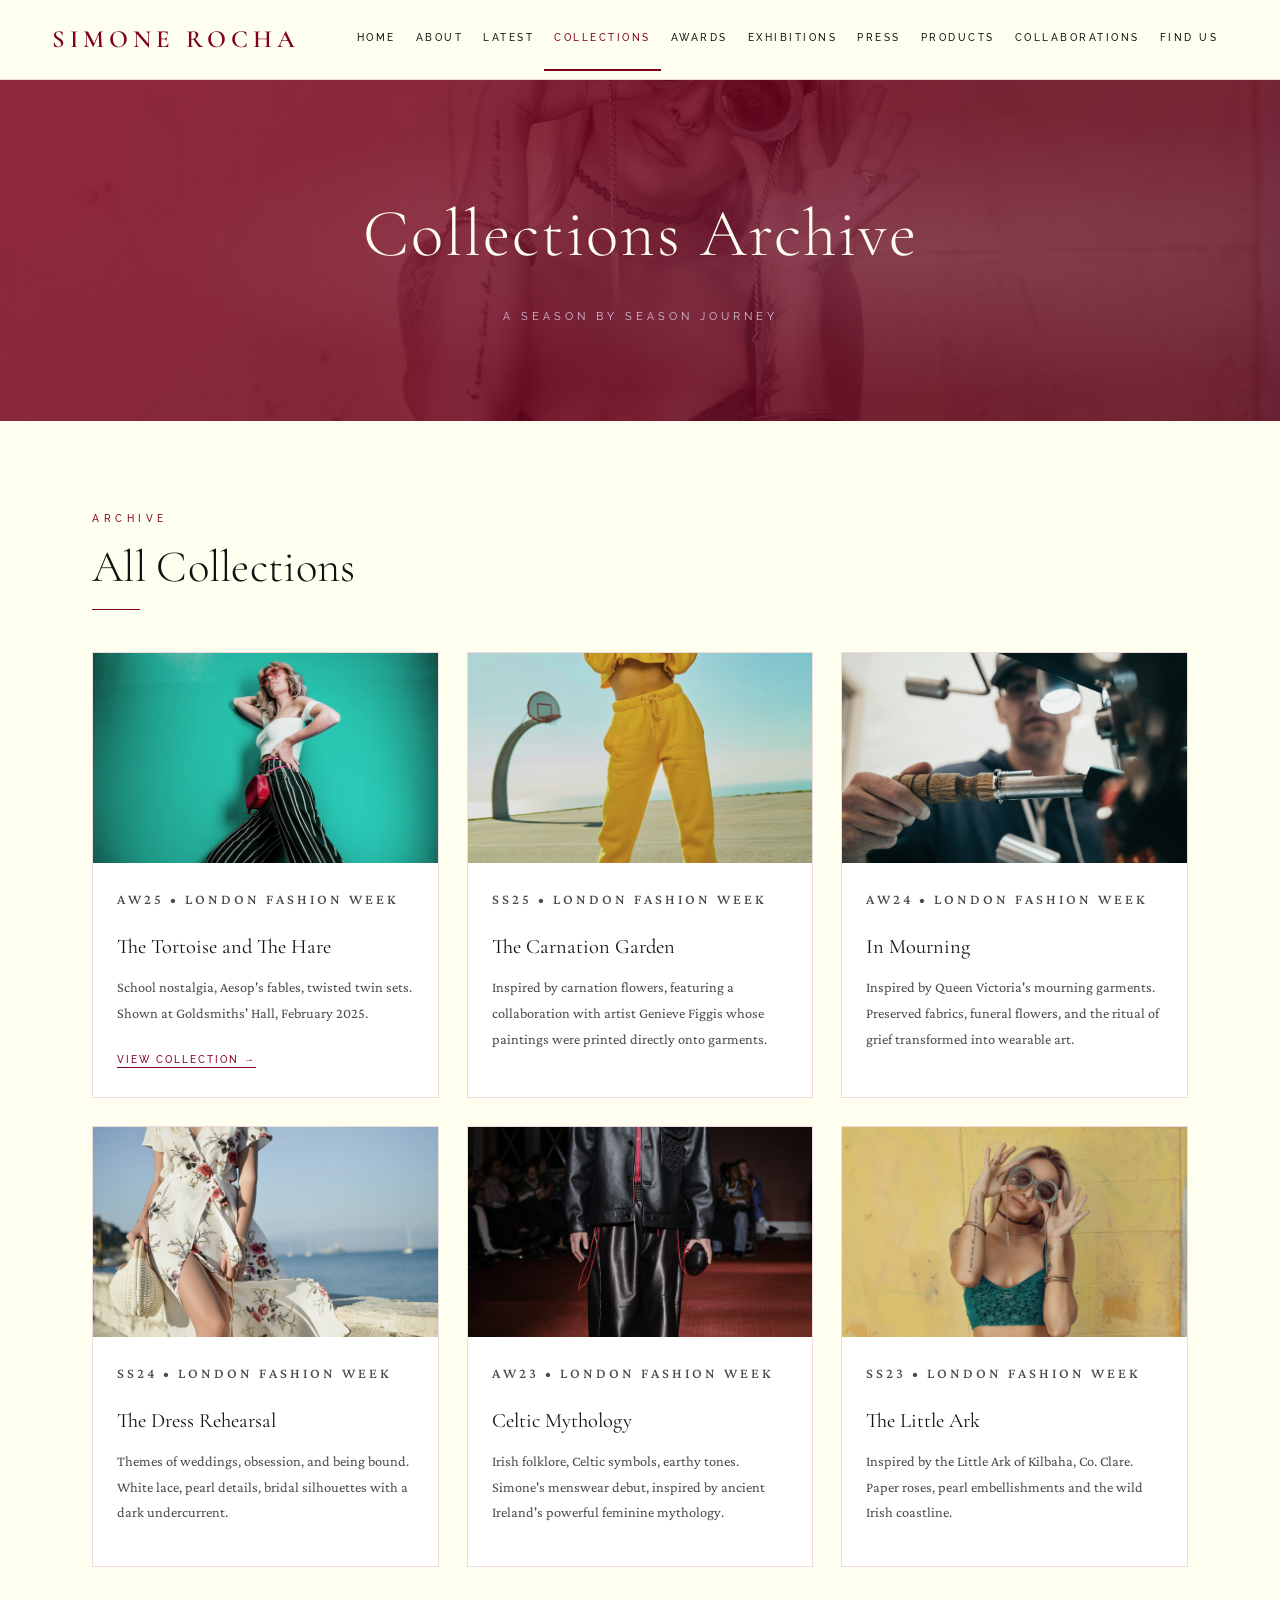
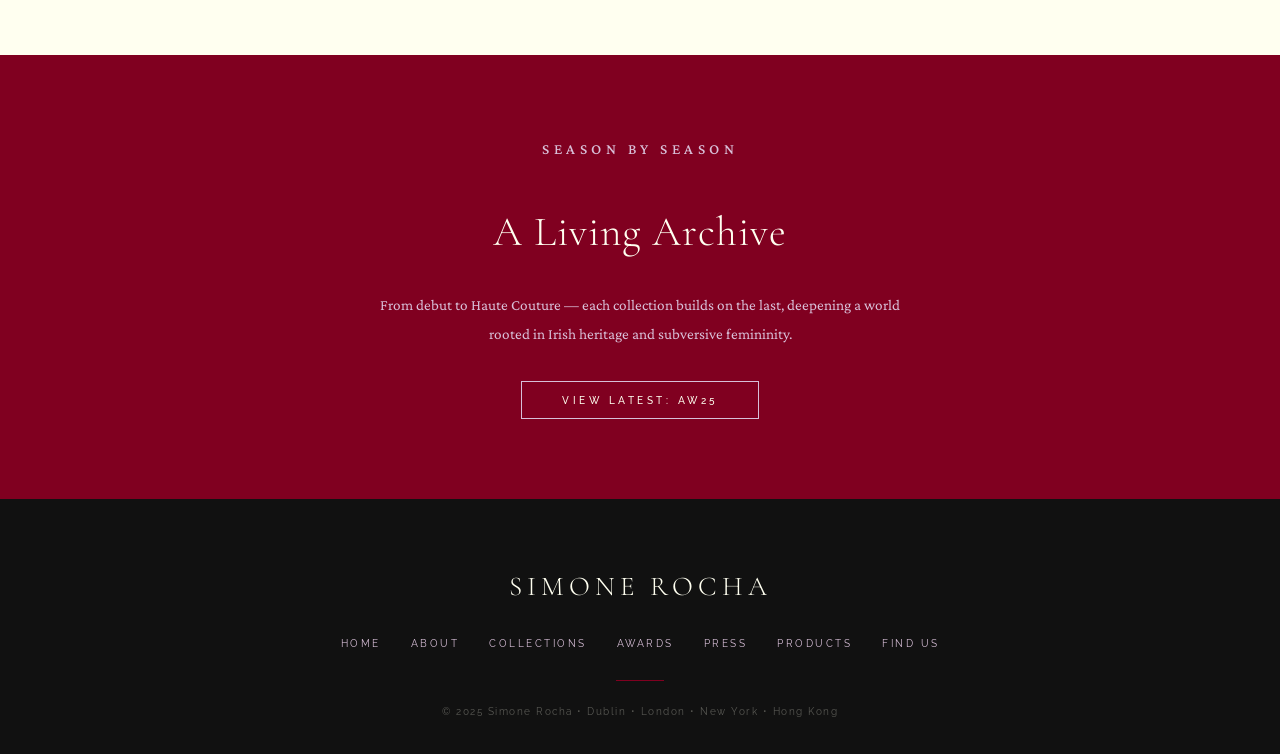
<file: collections.html>
<!DOCTYPE html>
<html lang="en">
<head>
  <meta charset="UTF-8">
  <meta name="viewport" content="width=device-width,initial-scale=1.0">
  <title>Collections Archive | Simone Rocha</title>
  <link rel="stylesheet" href="style.css">
</head>
<body>
<nav>
  <a href="index.html" class="nav-logo">Simone Rocha</a>
  <div class="hamburger" onclick="this.nextElementSibling.classList.toggle('open')">
    <span></span><span></span><span></span>
  </div>
  <div class="nav-links">
    <a href="index.html">Home</a><a href="about.html">About</a>
    <a href="latest-collection.html">Latest</a><a href="collections.html" class="active">Collections</a>
    <a href="awards.html">Awards</a><a href="exhibitions.html">Exhibitions</a>
    <a href="press.html">Press</a><a href="products.html">Products</a>
    <a href="collaborations.html">Collaborations</a><a href="find-us.html">Find Us</a>
  </div>
</nav>

<!-- ── PAGE HEADER ── -->
<div class="page-header">
  <img src="images/runway-fashion-week.jpg"
       alt="" class="page-header-img" aria-hidden="true">
  <h1>Collections Archive</h1>
  <p>A Season by Season Journey</p>
</div>

<!-- ── ARCHIVE GRID ── -->
<div class="section">
  <p class="eyebrow">Archive</p>
  <h2 class="title">All Collections</h2>
  <div class="divider"></div>
  <div class="grid-3">

    <!-- AW25 -->
    <div class="card">
      <div class="card-img">
        <img src="images/runway-aw25.jpg"
             alt="AW25 — The Tortoise and The Hare, Goldsmiths' Hall London Fashion Week runway" loading="lazy">
      </div>
      <div class="card-body">
        <p class="card-tag">AW25 &bull; London Fashion Week</p>
        <h3>The Tortoise and The Hare</h3>
        <p>School nostalgia, Aesop's fables, twisted twin sets. Shown at Goldsmiths' Hall, February 2025.</p>
        <a href="latest-collection.html" class="card-link">View Collection →</a>
      </div>
    </div>

    <!-- SS25 -->
    <div class="card">
      <div class="card-img">
        <img src="images/editorial-portrait.jpg"
             alt="SS25 — The Carnation Garden, floral fashion editorial" loading="lazy">
      </div>
      <div class="card-body">
        <p class="card-tag">SS25 &bull; London Fashion Week</p>
        <h3>The Carnation Garden</h3>
        <p>Inspired by carnation flowers, featuring a collaboration with artist Genieve Figgis whose paintings were printed directly onto garments.</p>
      </div>
    </div>

    <!-- AW24 -->
    <div class="card">
      <div class="card-img">
        <img src="images/hero-bg.jpg"
             alt="AW24 — In Mourning, Victorian mourning garments fashion editorial" loading="lazy">
      </div>
      <div class="card-body">
        <p class="card-tag">AW24 &bull; London Fashion Week</p>
        <h3>In Mourning</h3>
        <p>Inspired by Queen Victoria's mourning garments. Preserved fabrics, funeral flowers, and the ritual of grief transformed into wearable art.</p>
      </div>
    </div>

    <!-- SS24 -->
    <div class="card">
      <div class="card-img">
        <img src="images/fashion-collab-editorial.jpg"
             alt="SS24 — The Dress Rehearsal, bridal lace and pearl fashion editorial" loading="lazy">
      </div>
      <div class="card-body">
        <p class="card-tag">SS24 &bull; London Fashion Week</p>
        <h3>The Dress Rehearsal</h3>
        <p>Themes of weddings, obsession, and being bound. White lace, pearl details, bridal silhouettes with a dark undercurrent.</p>
      </div>
    </div>

    <!-- AW23 -->
    <div class="card">
      <div class="card-img">
        <img src="images/earthy-fashion-tones.jpg"
             alt="AW23 — Celtic Mythology, earthy tones menswear debut Irish fashion" loading="lazy">
      </div>
      <div class="card-body">
        <p class="card-tag">AW23 &bull; London Fashion Week</p>
        <h3>Celtic Mythology</h3>
        <p>Irish folklore, Celtic symbols, earthy tones. Simone's menswear debut, inspired by ancient Ireland's powerful feminine mythology.</p>
      </div>
    </div>

    <!-- SS23 -->
    <div class="card">
      <div class="card-img">
        <img src="images/runway-fashion-week.jpg"
             alt="SS23 — The Little Ark, Irish coastline inspired fashion with paper roses" loading="lazy">
      </div>
      <div class="card-body">
        <p class="card-tag">SS23 &bull; London Fashion Week</p>
        <h3>The Little Ark</h3>
        <p>Inspired by the Little Ark of Kilbaha, Co. Clare. Paper roses, pearl embellishments and the wild Irish coastline.</p>
      </div>
    </div>

  </div>
</div>

<!-- ── ARCHIVE CTA ── -->
<div class="dark-strip">
  <p class="eyebrow" style="color:var(--secondary);">Season by Season</p>
  <h2>A Living Archive</h2>
  <p>From debut to Haute Couture — each collection builds on the last, deepening a world rooted in Irish heritage and subversive femininity.</p>
  <a href="latest-collection.html" class="btn btn-light">View Latest: AW25</a>
</div>

<footer>
  <div class="footer-logo">Simone Rocha</div>
  <div class="footer-links">
    <a href="index.html">Home</a><a href="about.html">About</a>
    <a href="collections.html">Collections</a><a href="awards.html">Awards</a>
    <a href="press.html">Press</a><a href="products.html">Products</a>
    <a href="find-us.html">Find Us</a>
  </div>
  <div class="footer-divider"></div>
  <p class="footer-copy">&copy; 2025 Simone Rocha &bull; Dublin &bull; London &bull; New York &bull; Hong Kong</p>
</footer>
</body>
</html>
</file>
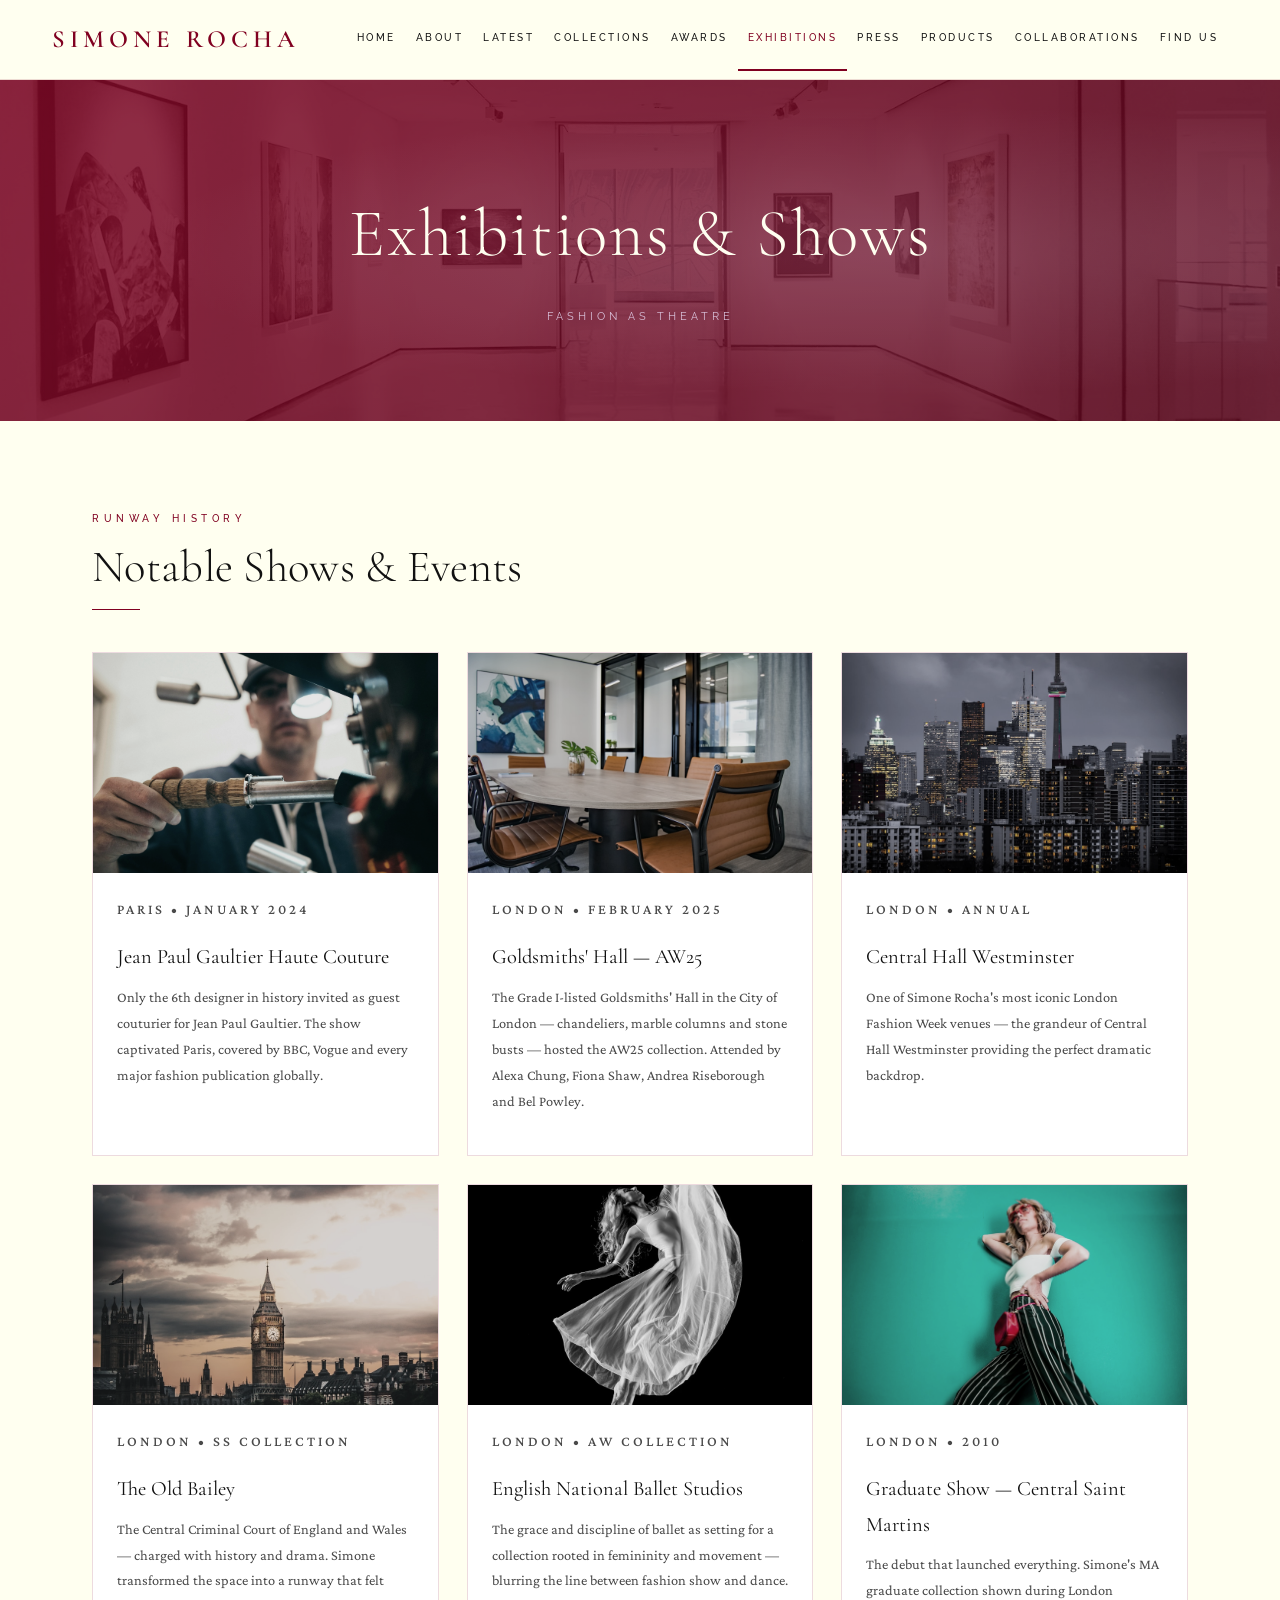
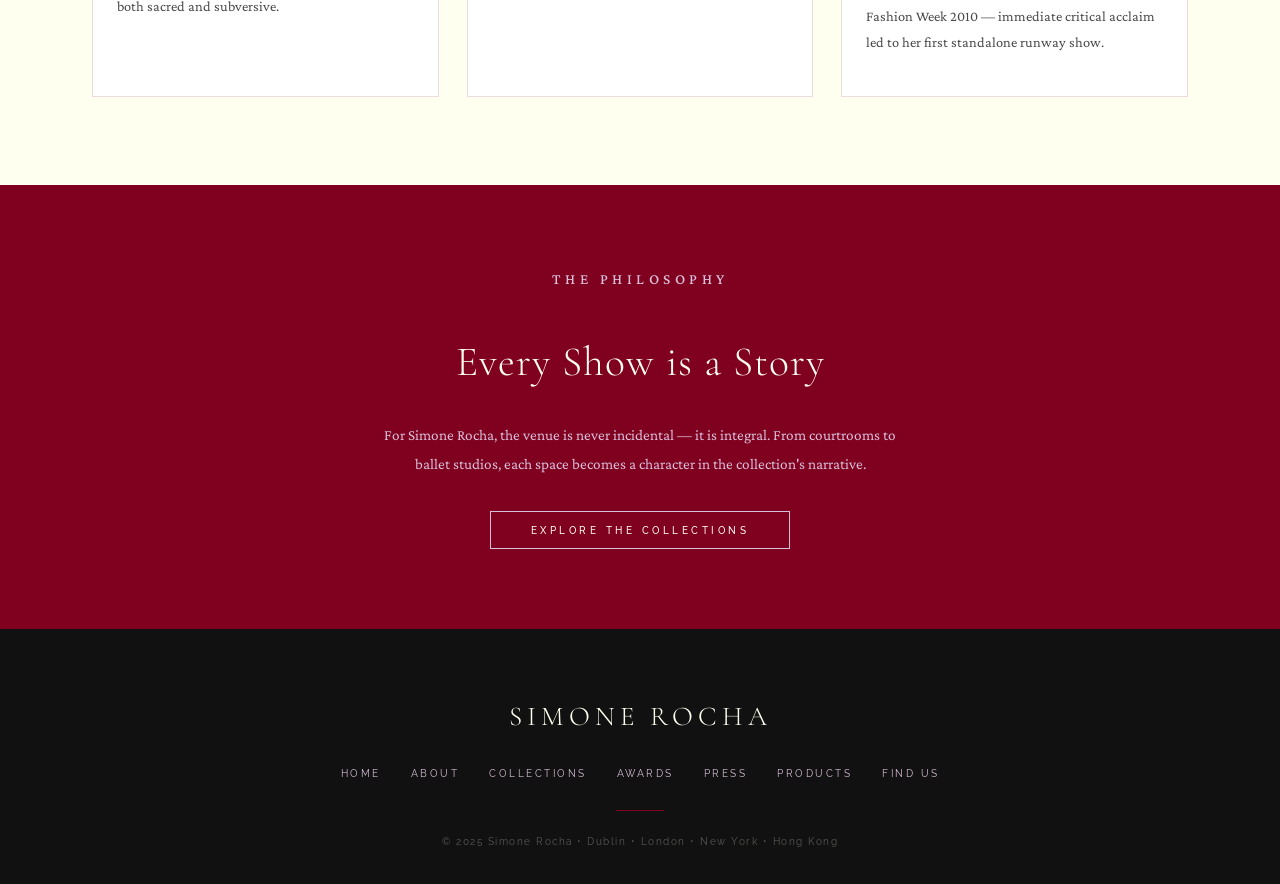
<file: exhibitions.html>
<!DOCTYPE html>
<html lang="en">
<head>
  <meta charset="UTF-8">
  <meta name="viewport" content="width=device-width,initial-scale=1.0">
  <title>Exhibitions & Shows | Simone Rocha</title>
  <link rel="stylesheet" href="style.css">
</head>
<body>
<nav>
  <a href="index.html" class="nav-logo">Simone Rocha</a>
  <div class="hamburger" onclick="this.nextElementSibling.classList.toggle('open')">
    <span></span><span></span><span></span>
  </div>
  <div class="nav-links">
    <a href="index.html">Home</a><a href="about.html">About</a>
    <a href="latest-collection.html">Latest</a><a href="collections.html">Collections</a>
    <a href="awards.html">Awards</a><a href="exhibitions.html" class="active">Exhibitions</a>
    <a href="press.html">Press</a><a href="products.html">Products</a>
    <a href="collaborations.html">Collaborations</a><a href="find-us.html">Find Us</a>
  </div>
</nav>

<!-- ── PAGE HEADER ── -->
<div class="page-header">
  <img src="images/architectural-interior.jpg"
       alt="" class="page-header-img" aria-hidden="true">
  <h1>Exhibitions &amp; Shows</h1>
  <p>Fashion as Theatre</p>
</div>

<!-- ── SHOWS GRID ── -->
<div class="section">
  <p class="eyebrow">Runway History</p>
  <h2 class="title">Notable Shows &amp; Events</h2>
  <div class="divider"></div>
  <div class="grid-3">

    <!-- Jean Paul Gaultier -->
    <div class="exhibition-card">
      <div class="exhibition-img">
        <img src="images/hero-bg.jpg"
             alt="Jean Paul Gaultier Haute Couture — Simone Rocha as guest couturier, Paris January 2024" loading="lazy">
      </div>
      <div class="card-body">
        <p class="card-tag">Paris &bull; January 2024</p>
        <h3>Jean Paul Gaultier Haute Couture</h3>
        <p>Only the 6th designer in history invited as guest couturier for Jean Paul Gaultier. The show captivated Paris, covered by BBC, Vogue and every major fashion publication globally.</p>
      </div>
    </div>

    <!-- Goldsmiths' Hall AW25 -->
    <div class="exhibition-card">
      <div class="exhibition-img">
        <img src="images/grand-hall-interior.jpg"
             alt="Goldsmiths' Hall London — Grade I-listed venue with chandeliers and marble columns for AW25" loading="lazy">
      </div>
      <div class="card-body">
        <p class="card-tag">London &bull; February 2025</p>
        <h3>Goldsmiths' Hall — AW25</h3>
        <p>The Grade I-listed Goldsmiths' Hall in the City of London — chandeliers, marble columns and stone busts — hosted the AW25 collection. Attended by Alexa Chung, Fiona Shaw, Andrea Riseborough and Bel Powley.</p>
      </div>
    </div>

    <!-- Central Hall Westminster -->
    <div class="exhibition-card">
      <div class="exhibition-img">
        <img src="images/westminster-hall.jpg"
             alt="Central Hall Westminster London — iconic venue for London Fashion Week runway shows" loading="lazy">
      </div>
      <div class="card-body">
        <p class="card-tag">London &bull; Annual</p>
        <h3>Central Hall Westminster</h3>
        <p>One of Simone Rocha's most iconic London Fashion Week venues — the grandeur of Central Hall Westminster providing the perfect dramatic backdrop.</p>
      </div>
    </div>

    <!-- The Old Bailey -->
    <div class="exhibition-card">
      <div class="exhibition-img">
        <img src="images/london-building.jpg"
             alt="London architectural landmark — The Old Bailey, Central Criminal Court, fashion runway venue" loading="lazy">
      </div>
      <div class="card-body">
        <p class="card-tag">London &bull; SS Collection</p>
        <h3>The Old Bailey</h3>
        <p>The Central Criminal Court of England and Wales — charged with history and drama. Simone transformed the space into a runway that felt both sacred and subversive.</p>
      </div>
    </div>

    <!-- English National Ballet Studios -->
    <div class="exhibition-card">
      <div class="exhibition-img">
        <img src="images/ballet-studio.jpg"
             alt="Ballet studio dance space — English National Ballet Studios fashion show venue" loading="lazy">
      </div>
      <div class="card-body">
        <p class="card-tag">London &bull; AW Collection</p>
        <h3>English National Ballet Studios</h3>
        <p>The grace and discipline of ballet as setting for a collection rooted in femininity and movement — blurring the line between fashion show and dance.</p>
      </div>
    </div>

    <!-- CSM Graduate -->
    <div class="exhibition-card">
      <div class="exhibition-img">
        <img src="images/runway-aw25.jpg"
             alt="Graduate show runway — Central Saint Martins London Fashion Week 2010 debut" loading="lazy">
      </div>
      <div class="card-body">
        <p class="card-tag">London &bull; 2010</p>
        <h3>Graduate Show — Central Saint Martins</h3>
        <p>The debut that launched everything. Simone's MA graduate collection shown during London Fashion Week 2010 — immediate critical acclaim led to her first standalone runway show.</p>
      </div>
    </div>

  </div>
</div>

<!-- ── FASHION AS THEATRE STRIP ── -->
<div class="dark-strip">
  <p class="eyebrow" style="color:var(--secondary);">The Philosophy</p>
  <h2>Every Show is a Story</h2>
  <p>For Simone Rocha, the venue is never incidental — it is integral. From courtrooms to ballet studios, each space becomes a character in the collection's narrative.</p>
  <a href="collections.html" class="btn btn-light">Explore the Collections</a>
</div>

<footer>
  <div class="footer-logo">Simone Rocha</div>
  <div class="footer-links">
    <a href="index.html">Home</a><a href="about.html">About</a>
    <a href="collections.html">Collections</a><a href="awards.html">Awards</a>
    <a href="press.html">Press</a><a href="products.html">Products</a>
    <a href="find-us.html">Find Us</a>
  </div>
  <div class="footer-divider"></div>
  <p class="footer-copy">&copy; 2025 Simone Rocha &bull; Dublin &bull; London &bull; New York &bull; Hong Kong</p>
</footer>
</body>
</html>
</file>
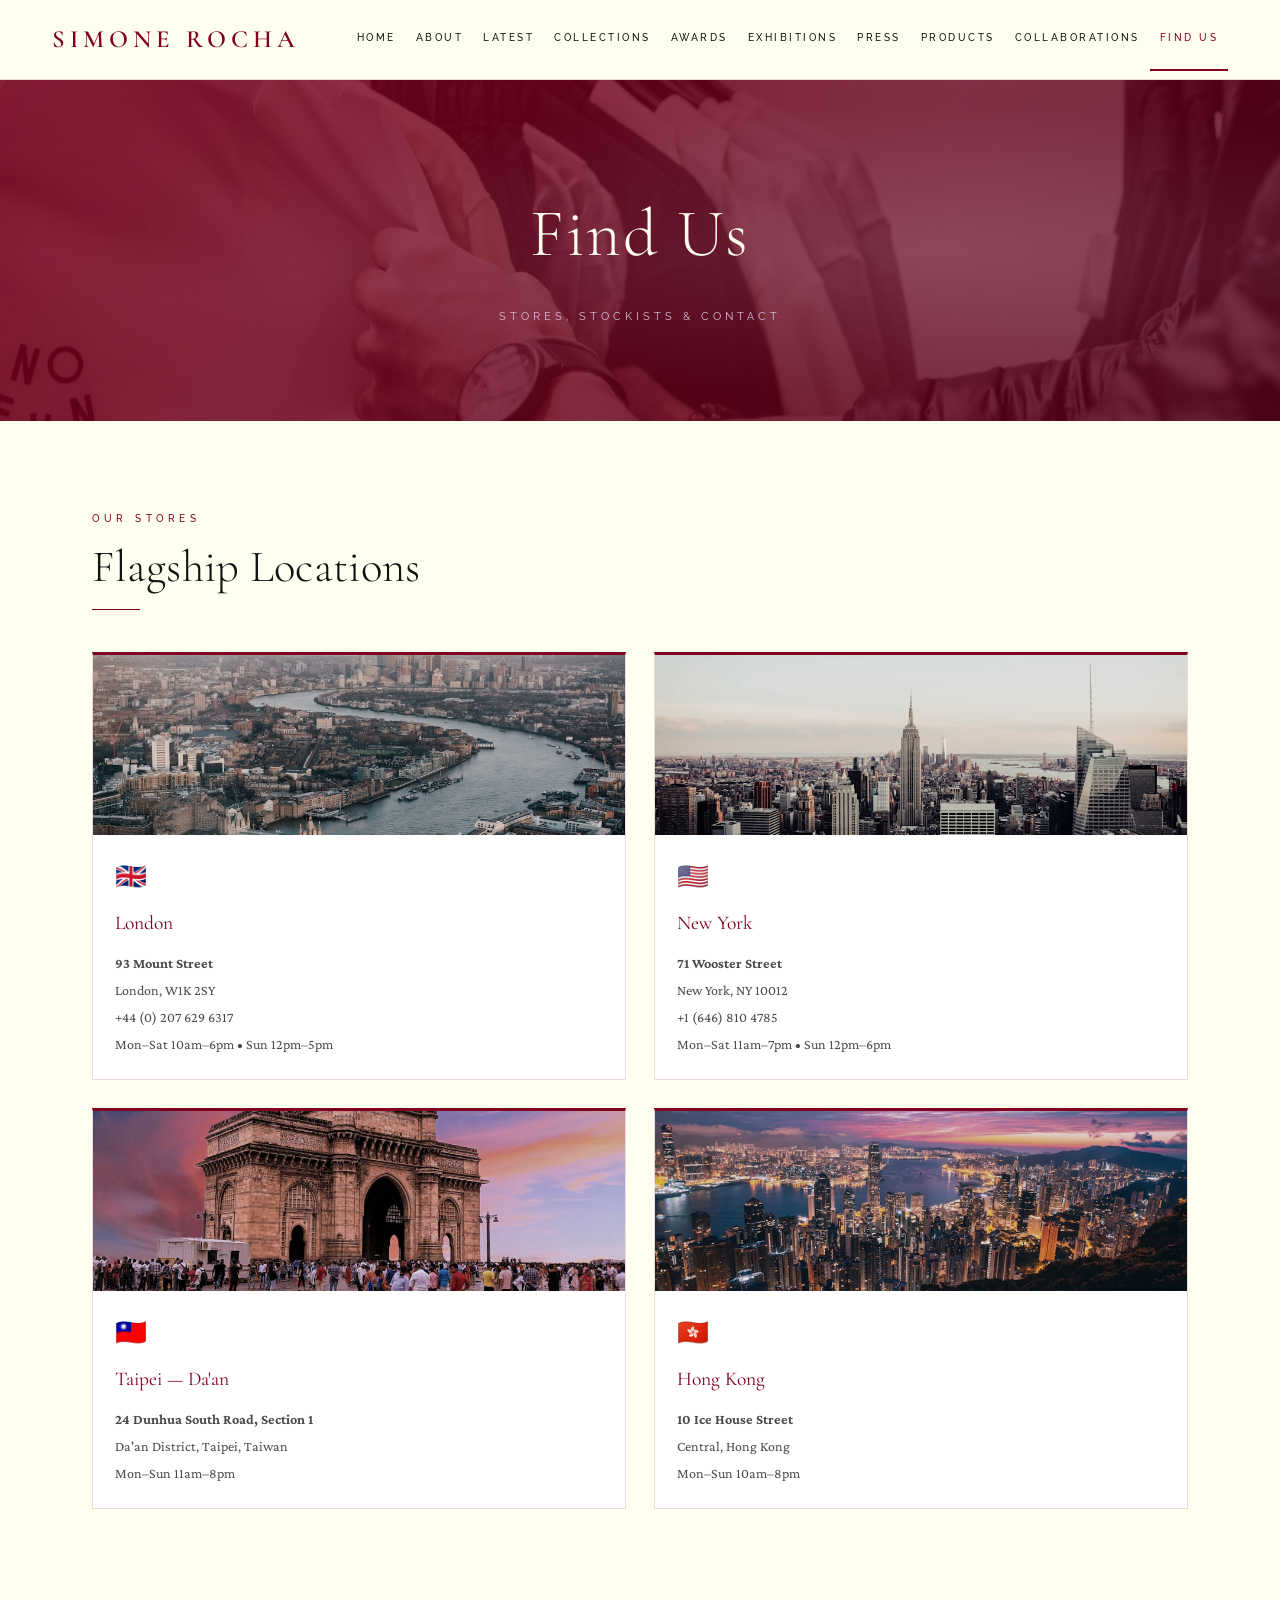
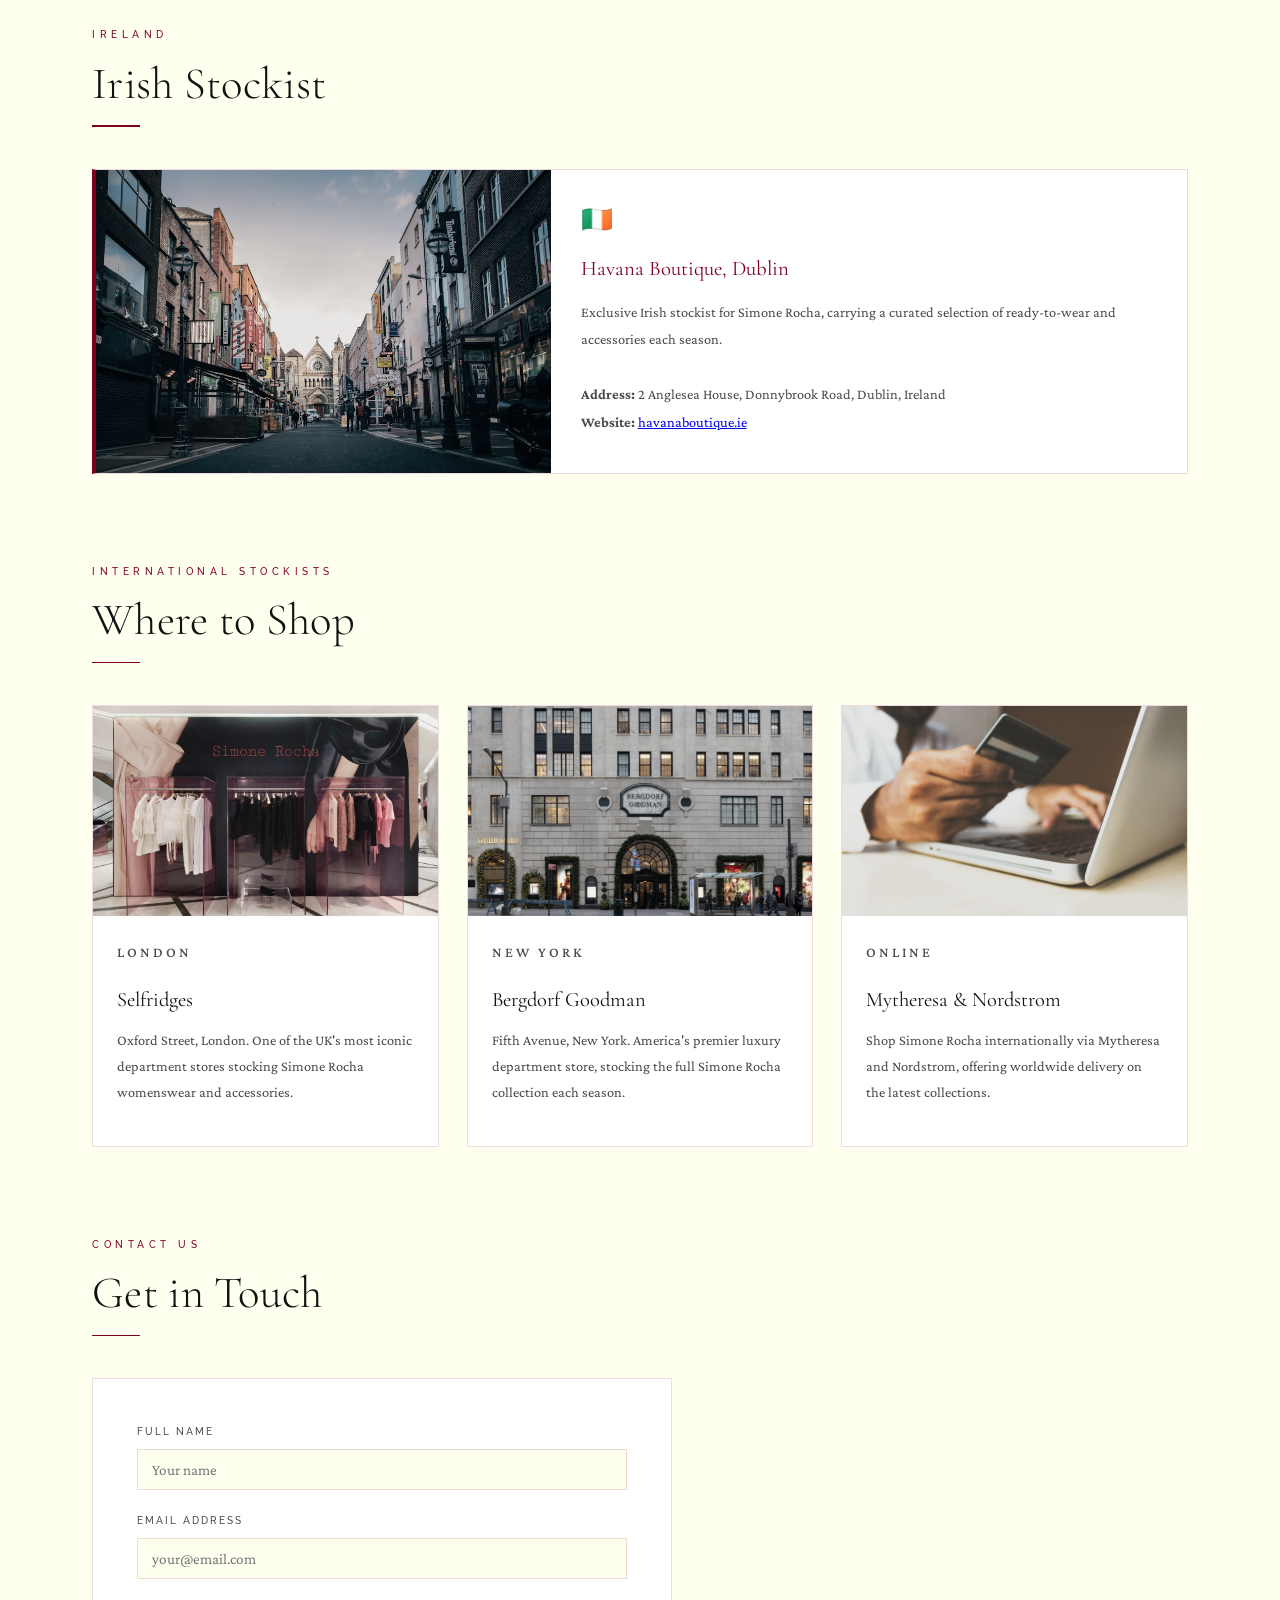
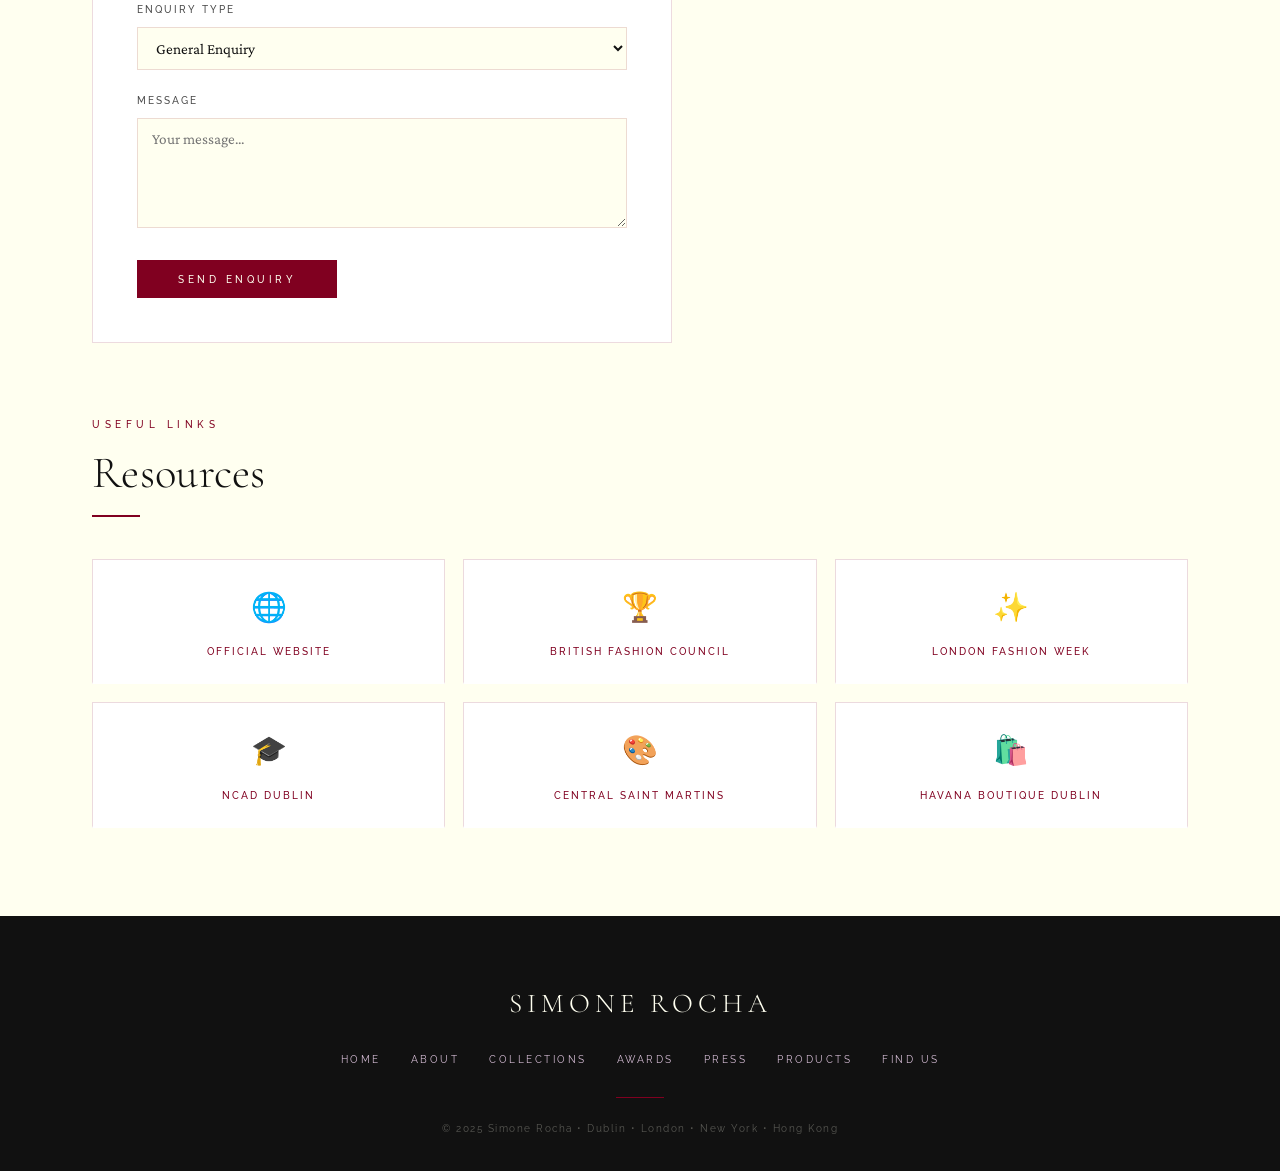
<file: find-us.html>
<!DOCTYPE html>
<html lang="en">
<head>
  <meta charset="UTF-8">
  <meta name="viewport" content="width=device-width,initial-scale=1.0">
  <title>Find Us | Simone Rocha</title>
  <link rel="stylesheet" href="style.css">
</head>
<body>
<nav>
  <a href="index.html" class="nav-logo">Simone Rocha</a>
  <div class="hamburger" onclick="this.nextElementSibling.classList.toggle('open')">
    <span></span><span></span><span></span>
  </div>
  <div class="nav-links">
    <a href="index.html">Home</a><a href="about.html">About</a>
    <a href="latest-collection.html">Latest</a><a href="collections.html">Collections</a>
    <a href="awards.html">Awards</a><a href="exhibitions.html">Exhibitions</a>
    <a href="press.html">Press</a><a href="products.html">Products</a>
    <a href="collaborations.html">Collaborations</a><a href="find-us.html" class="active">Find Us</a>
  </div>
</nav>

<!-- ── PAGE HEADER with background image ── -->
<div class="page-header">
  <img src="images/findus-header.jpg" alt="" class="page-header-img" aria-hidden="true">
  <h1>Find Us</h1>
  <p>Stores, Stockists &amp; Contact</p>
</div>

<!-- ── FLAGSHIP STORES ── -->
<div class="section">
  <p class="eyebrow">Our Stores</p>
  <h2 class="title">Flagship Locations</h2>
  <div class="divider"></div>

  <div class="grid-2" style="margin-bottom:28px;">

    <!-- London -->
    <div class="store-card">
      <div class="store-img-wrap">
        <img src="images/findus-london.jpg"
             alt="93 Mount Street, Mayfair London — Simone Rocha flagship store" loading="lazy">
      </div>
      <div class="store-flag">🇬🇧</div>
      <h3>London</h3>
      <p><strong>93 Mount Street</strong><br>London, W1K 2SY<br>
      +44 (0) 207 629 6317<br>
      Mon–Sat 10am–6pm &bull; Sun 12pm–5pm</p>
    </div>

    <!-- New York -->
    <div class="store-card">
      <div class="store-img-wrap">
        <img src="images/findus-newyork.jpg"
             alt="71 Wooster Street SoHo New York — Simone Rocha flagship store" loading="lazy">
      </div>
      <div class="store-flag">🇺🇸</div>
      <h3>New York</h3>
      <p><strong>71 Wooster Street</strong><br>New York, NY 10012<br>
      +1 (646) 810 4785<br>
      Mon–Sat 11am–7pm &bull; Sun 12pm–6pm</p>
    </div>

    <!-- Taipei Da'an -->
    <div class="store-card">
      <div class="store-img-wrap">
        <img src="images/findus-taipei.jpg"
             alt="Taipei Da'an District — Simone Rocha flagship store" loading="lazy">
      </div>
      <div class="store-flag">🇹🇼</div>
      <h3>Taipei — Da'an</h3>
      <p><strong>24 Dunhua South Road, Section 1</strong><br>
      Da'an District, Taipei, Taiwan<br>
      Mon–Sun 11am–8pm</p>
    </div>

    <!-- Hong Kong -->
  <div class="store-card">
    <div class="store-img-wrap">
      <img src="images/findus-hongkong.jpg"
           alt="10 Ice House Street Central Hong Kong — Simone Rocha flagship store" loading="lazy">
    </div>
    <div class="store-flag">🇭🇰</div>
    <h3>Hong Kong</h3>
    <p><strong>10 Ice House Street</strong><br>
    Central, Hong Kong<br>
    Mon–Sun 10am–8pm</p>
  </div>

  </div>
</div>

<!-- ── IRISH STOCKIST ── -->
<div class="section" style="padding-top:0;">
  <p class="eyebrow">Ireland</p>
  <h2 class="title">Irish Stockist</h2>
  <div class="divider"></div>
  <div class="stockist-box">
    <div class="stockist-inner">
      <div class="stockist-img-wrap">
        <img src="images/findus-dublin.jpg"
             alt="Havana Boutique Dublin — exclusive Irish stockist for Simone Rocha" loading="lazy">
      </div>
      <div class="stockist-text">
        <div class="store-flag">🇮🇪</div>
        <h3 style="font-family:var(--font-display);font-size:1.3rem;color:var(--primary);margin-bottom:12px;font-weight:400;">Havana Boutique, Dublin</h3>
        <p style="font-size:.9rem;color:var(--mid);line-height:1.9;">
          Exclusive Irish stockist for Simone Rocha, carrying a curated selection of ready-to-wear and accessories each season.<br><br>
          <strong>Address:</strong> 2 Anglesea House, Donnybrook Road, Dublin, Ireland<br>
          <strong>Website:</strong> <a href="https://www.havanaboutique.ie" target="_blank">havanaboutique.ie</a>
        </p>
      </div>
    </div>
  </div>
</div>

<!-- ── INTERNATIONAL STOCKISTS ── -->
<div class="section" style="padding-top:0;">
  <p class="eyebrow">International Stockists</p>
  <h2 class="title">Where to Shop</h2>
  <div class="divider"></div>
  <div class="grid-3">

    <div class="card">
      <div class="card-img">
        <img src="images/findus-selfridges.jpg"
             alt="Selfridges Oxford Street London — stocks Simone Rocha womenswear and accessories" loading="lazy">
      </div>
      <div class="card-body">
        <p class="card-tag">London</p>
        <h3>Selfridges</h3>
        <p>Oxford Street, London. One of the UK's most iconic department stores stocking Simone Rocha womenswear and accessories.</p>
      </div>
    </div>

    <div class="card">
      <div class="card-img">
        <img src="images/findus-bergdorf.jpg"
             alt="Bergdorf Goodman Fifth Avenue New York — stocks full Simone Rocha collection" loading="lazy">
      </div>
      <div class="card-body">
        <p class="card-tag">New York</p>
        <h3>Bergdorf Goodman</h3>
        <p>Fifth Avenue, New York. America's premier luxury department store, stocking the full Simone Rocha collection each season.</p>
      </div>
    </div>

    <div class="card">
      <div class="card-img">
        <img src="images/findus-online.jpg"
             alt="Mytheresa and Nordstrom online — shop Simone Rocha with worldwide delivery" loading="lazy">
      </div>
      <div class="card-body">
        <p class="card-tag">Online</p>
        <h3>Mytheresa &amp; Nordstrom</h3>
        <p>Shop Simone Rocha internationally via Mytheresa and Nordstrom, offering worldwide delivery on the latest collections.</p>
      </div>
    </div>

  </div>
</div>

<!-- ── CONTACT FORM ── -->
<div class="section" style="padding-top:0;">
  <p class="eyebrow">Contact Us</p>
  <h2 class="title">Get in Touch</h2>
  <div class="divider"></div>

  <!--
    NOTE FOR ASSIGNMENT:
    This form currently has no back-end — it is a static HTML form.
    Submissions go NOWHERE until you add one of these:
      • action="mailto:studio@simonerocha.com" — opens the user's email client
      • A service like Formspree (action="https://formspree.io/f/YOUR_ID")
      • A server-side script (PHP, Node, etc.)
    See the mailto option applied below as the simplest solution.
  -->
  <div class="contact-form">
    <form action="mailto:studio@simonerocha.com" method="POST" enctype="text/plain">
      <div class="form-group">
        <label for="name">Full Name</label>
        <input type="text" id="name" name="name" placeholder="Your name" required>
      </div>
      <div class="form-group">
        <label for="email">Email Address</label>
        <input type="email" id="email" name="email" placeholder="your@email.com" required>
      </div>
      <div class="form-group">
        <label for="subject">Enquiry Type</label>
        <select id="subject" name="subject">
          <option>General Enquiry</option>
          <option>Press &amp; Media</option>
          <option>Stockist Enquiry</option>
          <option>Collaboration</option>
        </select>
      </div>
      <div class="form-group">
        <label for="msg">Message</label>
        <textarea id="msg" name="message" placeholder="Your message..."></textarea>
      </div>
      <button type="submit" class="btn btn-primary">Send Enquiry</button>
    </form>
  </div>

  <!-- ── USEFUL LINKS ── -->
  <p class="eyebrow" style="margin-top:72px;">Useful Links</p>
  <h2 class="title">Resources</h2>
  <div class="divider"></div>
  <div class="links-grid">
    <a href="https://simonerocha.com" target="_blank" class="link-card"><span>🌐</span><p>Official Website</p></a>
    <a href="https://www.britishfashioncouncil.co.uk" target="_blank" class="link-card"><span>🏆</span><p>British Fashion Council</p></a>
    <a href="https://londonfashionweek.co.uk" target="_blank" class="link-card"><span>✨</span><p>London Fashion Week</p></a>
    <a href="https://www.ncad.ie" target="_blank" class="link-card"><span>🎓</span><p>NCAD Dublin</p></a>
    <a href="https://www.arts.ac.uk/colleges/central-saint-martins" target="_blank" class="link-card"><span>🎨</span><p>Central Saint Martins</p></a>
    <a href="https://www.havanaboutique.ie" target="_blank" class="link-card"><span>🛍️</span><p>Havana Boutique Dublin</p></a>
  </div>
</div>

<footer>
  <div class="footer-logo">Simone Rocha</div>
  <div class="footer-links">
    <a href="index.html">Home</a><a href="about.html">About</a>
    <a href="collections.html">Collections</a><a href="awards.html">Awards</a>
    <a href="press.html">Press</a><a href="products.html">Products</a>
    <a href="find-us.html">Find Us</a>
  </div>
  <div class="footer-divider"></div>
  <p class="footer-copy">&copy; 2025 Simone Rocha &bull; Dublin &bull; London &bull; New York &bull; Hong Kong</p>
</footer>
</body>
</html>
</file>
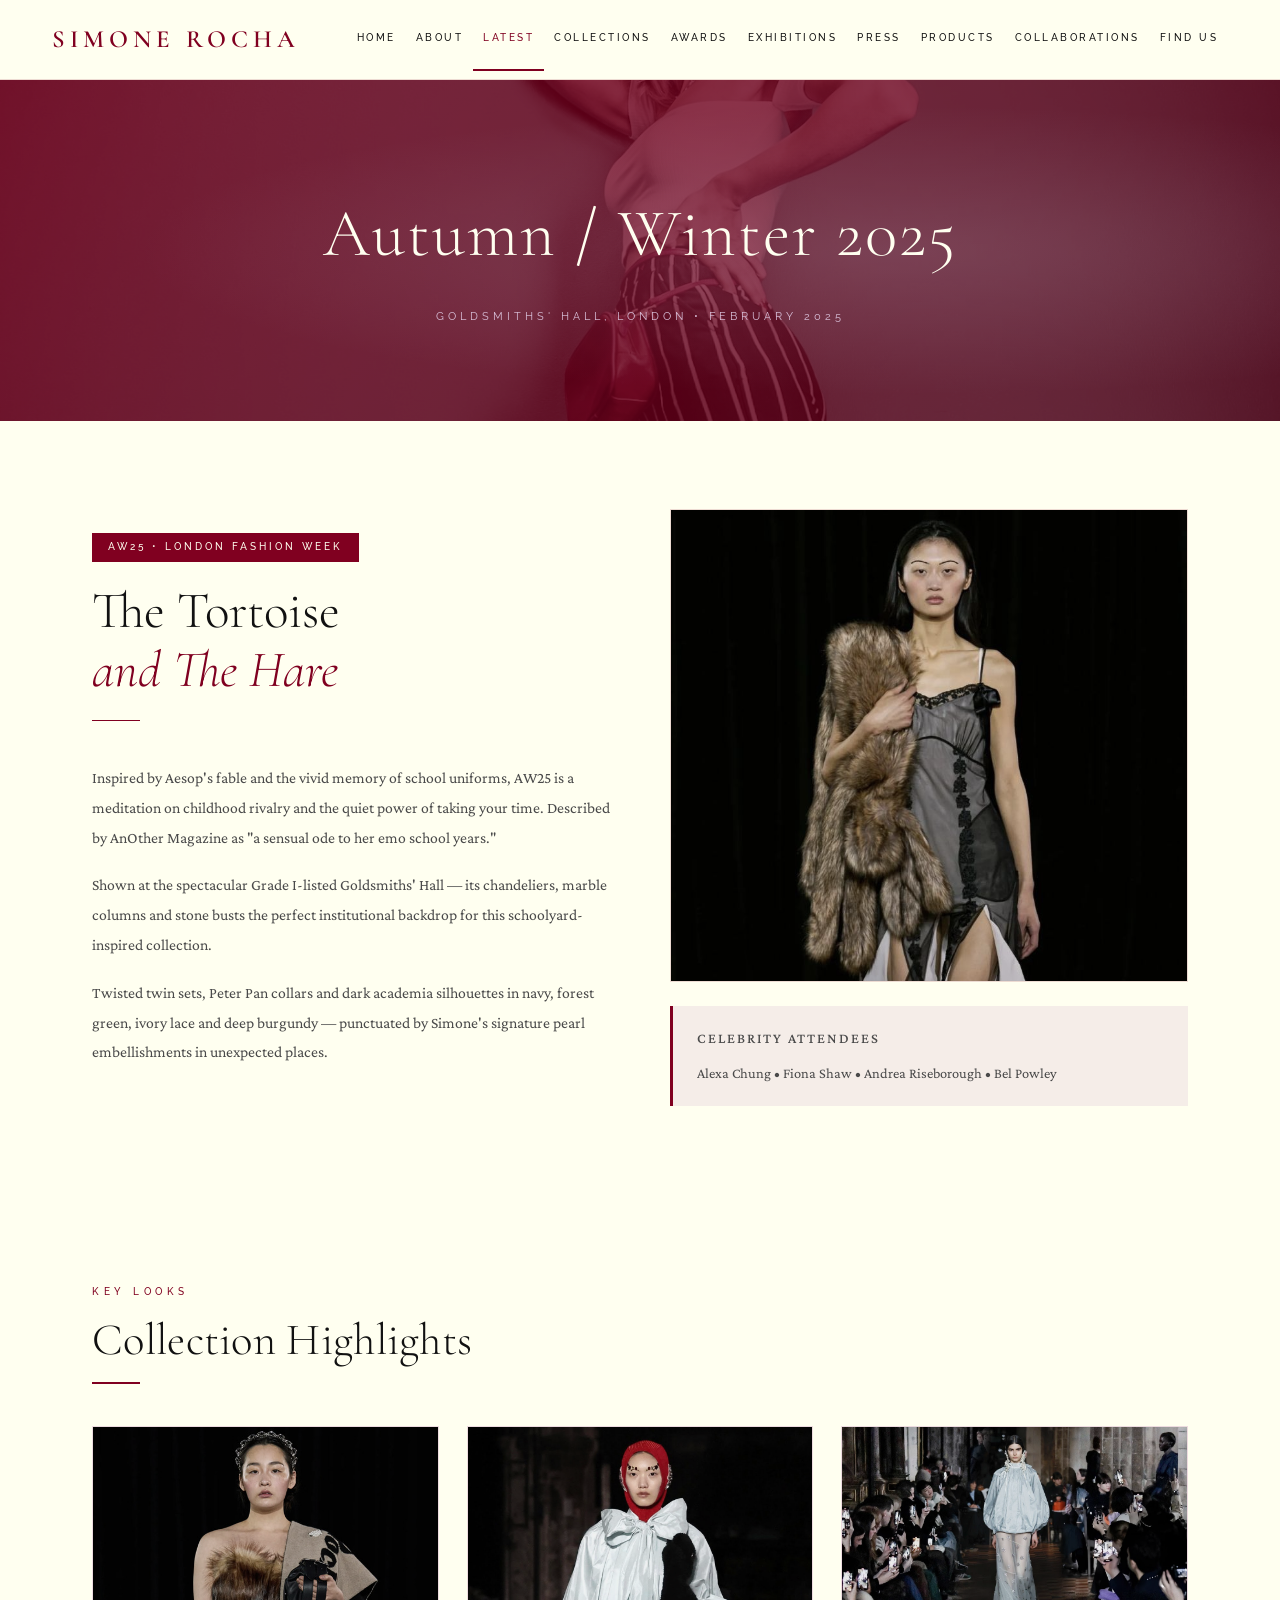
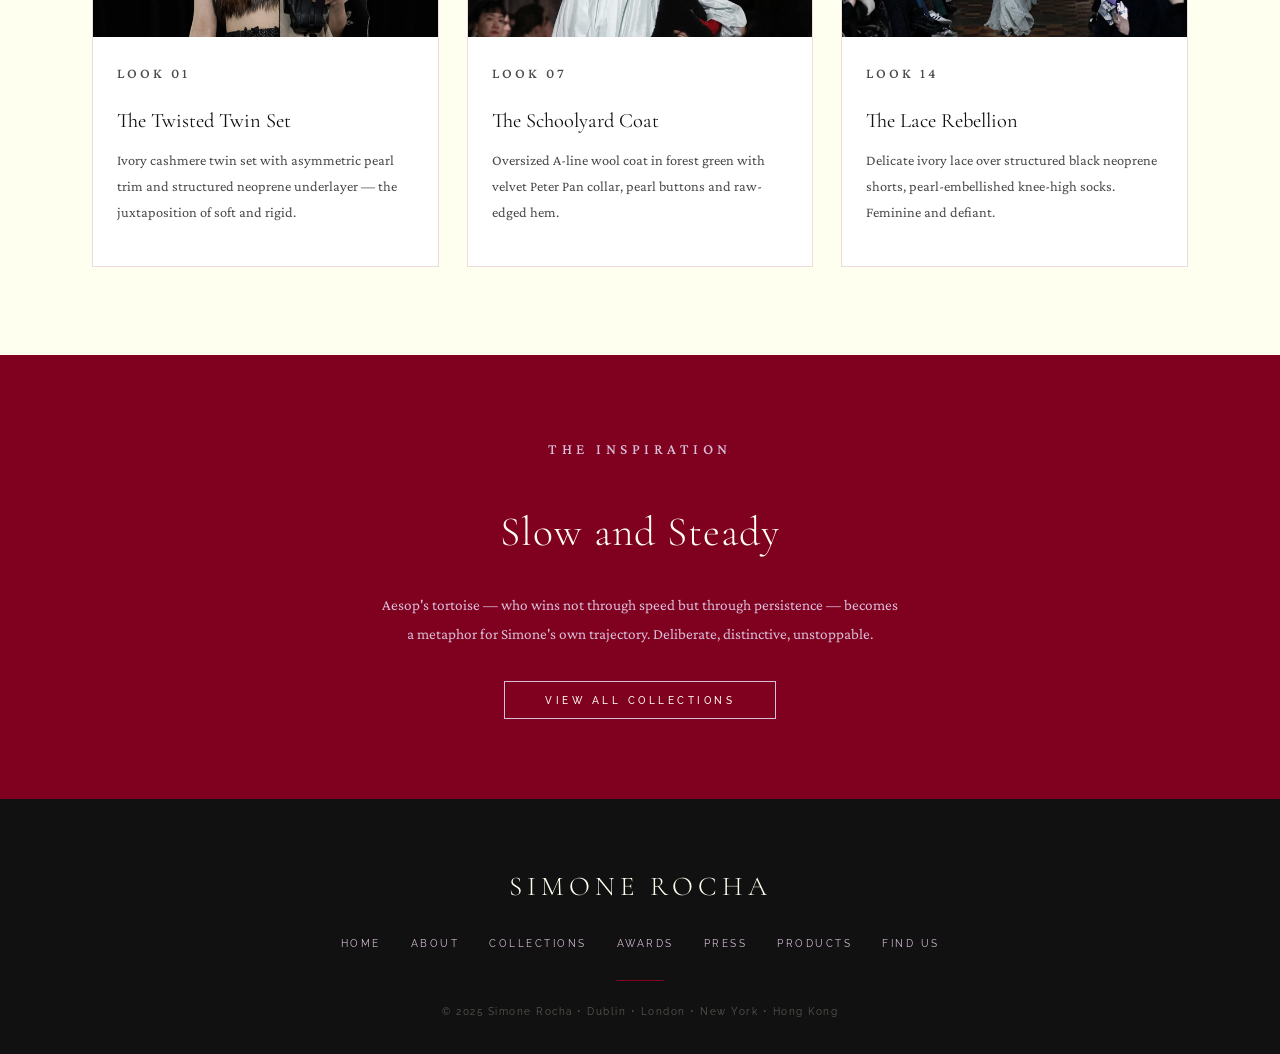
<file: latest-collection.html>
<!DOCTYPE html>
<html lang="en">
<head>
  <meta charset="UTF-8">
  <meta name="viewport" content="width=device-width,initial-scale=1.0">
  <title>Latest Collection — AW25 | Simone Rocha</title>
  <link rel="stylesheet" href="style.css">
</head>
<body>
<nav>
  <a href="index.html" class="nav-logo">Simone Rocha</a>
  <div class="hamburger" onclick="this.nextElementSibling.classList.toggle('open')">
    <span></span><span></span><span></span>
  </div>
  <div class="nav-links">
    <a href="index.html">Home</a><a href="about.html">About</a>
    <a href="latest-collection.html" class="active">Latest</a><a href="collections.html">Collections</a>
    <a href="awards.html">Awards</a><a href="exhibitions.html">Exhibitions</a>
    <a href="press.html">Press</a><a href="products.html">Products</a>
    <a href="collaborations.html">Collaborations</a><a href="find-us.html">Find Us</a>
  </div>
</nav>

<!-- ── PAGE HEADER ── -->
<div class="page-header">
  <img src="images/runway-aw25.jpg"
       alt="" class="page-header-img" aria-hidden="true">
  <h1>Autumn / Winter 2025</h1>
  <p>Goldsmiths' Hall, London &bull; February 2025</p>
</div>

<!-- ── COLLECTION HERO ── -->
<div class="coll-hero">
  <div>
    <span class="badge">AW25 &bull; London Fashion Week</span>
    <h2 style="font-family:var(--font-display);font-size:clamp(2rem,4vw,3.2rem);font-weight:300;line-height:1.15;margin-bottom:20px;">
      The Tortoise<br><em style="color:var(--primary);">and The Hare</em>
    </h2>
    <div class="divider"></div>
    <p class="text-p">Inspired by Aesop's fable and the vivid memory of school uniforms, AW25 is a meditation on childhood rivalry and the quiet power of taking your time. Described by AnOther Magazine as "a sensual ode to her emo school years."</p>
    <p class="text-p">Shown at the spectacular Grade I-listed Goldsmiths' Hall — its chandeliers, marble columns and stone busts the perfect institutional backdrop for this schoolyard-inspired collection.</p>
    <p class="text-p">Twisted twin sets, Peter Pan collars and dark academia silhouettes in navy, forest green, ivory lace and deep burgundy — punctuated by Simone's signature pearl embellishments in unexpected places.</p>
  </div>
  <div>
    <!-- Real collection hero image -->
    <div class="coll-visual">
      <img src="images/latestcollectiontortoise.jpg"
           alt="AW25 collection runway — The Tortoise and The Hare at Goldsmiths' Hall London Fashion Week">
    </div>
    <div class="attendees">
      <p class="attendees-label">Celebrity Attendees</p>
      <p>Alexa Chung &bull; Fiona Shaw &bull; Andrea Riseborough &bull; Bel Powley</p>
    </div>
  </div>
</div>

<!-- ── KEY LOOKS ── -->
<div class="section">
  <p class="eyebrow">Key Looks</p>
  <h2 class="title">Collection Highlights</h2>
  <div class="divider"></div>
  <div class="grid-3">

    <!-- Look 01 -->
    <div class="card">
      <div class="card-img">
        <img src="images/latestcollectionlook1.jpg"
             alt="Look 01 — The Twisted Twin Set, ivory cashmere with pearl trim and neoprene underlayer" loading="lazy">
      </div>
      <div class="card-body">
        <p class="card-tag">Look 01</p>
        <h3>The Twisted Twin Set</h3>
        <p>Ivory cashmere twin set with asymmetric pearl trim and structured neoprene underlayer — the juxtaposition of soft and rigid.</p>
      </div>
    </div>

    <!-- Look 07 -->
    <div class="card">
      <div class="card-img">
        <img src="images/latestcollectionlook2.jpg"
             alt="Look 07 — The Schoolyard Coat, oversized A-line wool in forest green with velvet Peter Pan collar" loading="lazy">
      </div>
      <div class="card-body">
        <p class="card-tag">Look 07</p>
        <h3>The Schoolyard Coat</h3>
        <p>Oversized A-line wool coat in forest green with velvet Peter Pan collar, pearl buttons and raw-edged hem.</p>
      </div>
    </div>

    <!-- Look 14 -->
    <div class="card">
      <div class="card-img">
        <img src="images/latestcollectionlook3.jpg"
             alt="Look 14 — The Lace Rebellion, ivory lace over structured neoprene with pearl-embellished socks" loading="lazy">
      </div>
      <div class="card-body">
        <p class="card-tag">Look 14</p>
        <h3>The Lace Rebellion</h3>
        <p>Delicate ivory lace over structured black neoprene shorts, pearl-embellished knee-high socks. Feminine and defiant.</p>
      </div>
    </div>

  </div>
</div>

<!-- ── INSPIRATION STRIP ── -->
<div class="dark-strip">
  <p class="eyebrow" style="color:var(--secondary);">The Inspiration</p>
  <h2>Slow and Steady</h2>
  <p>Aesop's tortoise — who wins not through speed but through persistence — becomes a metaphor for Simone's own trajectory. Deliberate, distinctive, unstoppable.</p>
  <a href="collections.html" class="btn btn-light">View All Collections</a>
</div>

<footer>
  <div class="footer-logo">Simone Rocha</div>
  <div class="footer-links">
    <a href="index.html">Home</a><a href="about.html">About</a>
    <a href="collections.html">Collections</a><a href="awards.html">Awards</a>
    <a href="press.html">Press</a><a href="products.html">Products</a>
    <a href="find-us.html">Find Us</a>
  </div>
  <div class="footer-divider"></div>
  <p class="footer-copy">&copy; 2025 Simone Rocha &bull; Dublin &bull; London &bull; New York &bull; Hong Kong</p>
</footer>
</body>
</html>
</file>
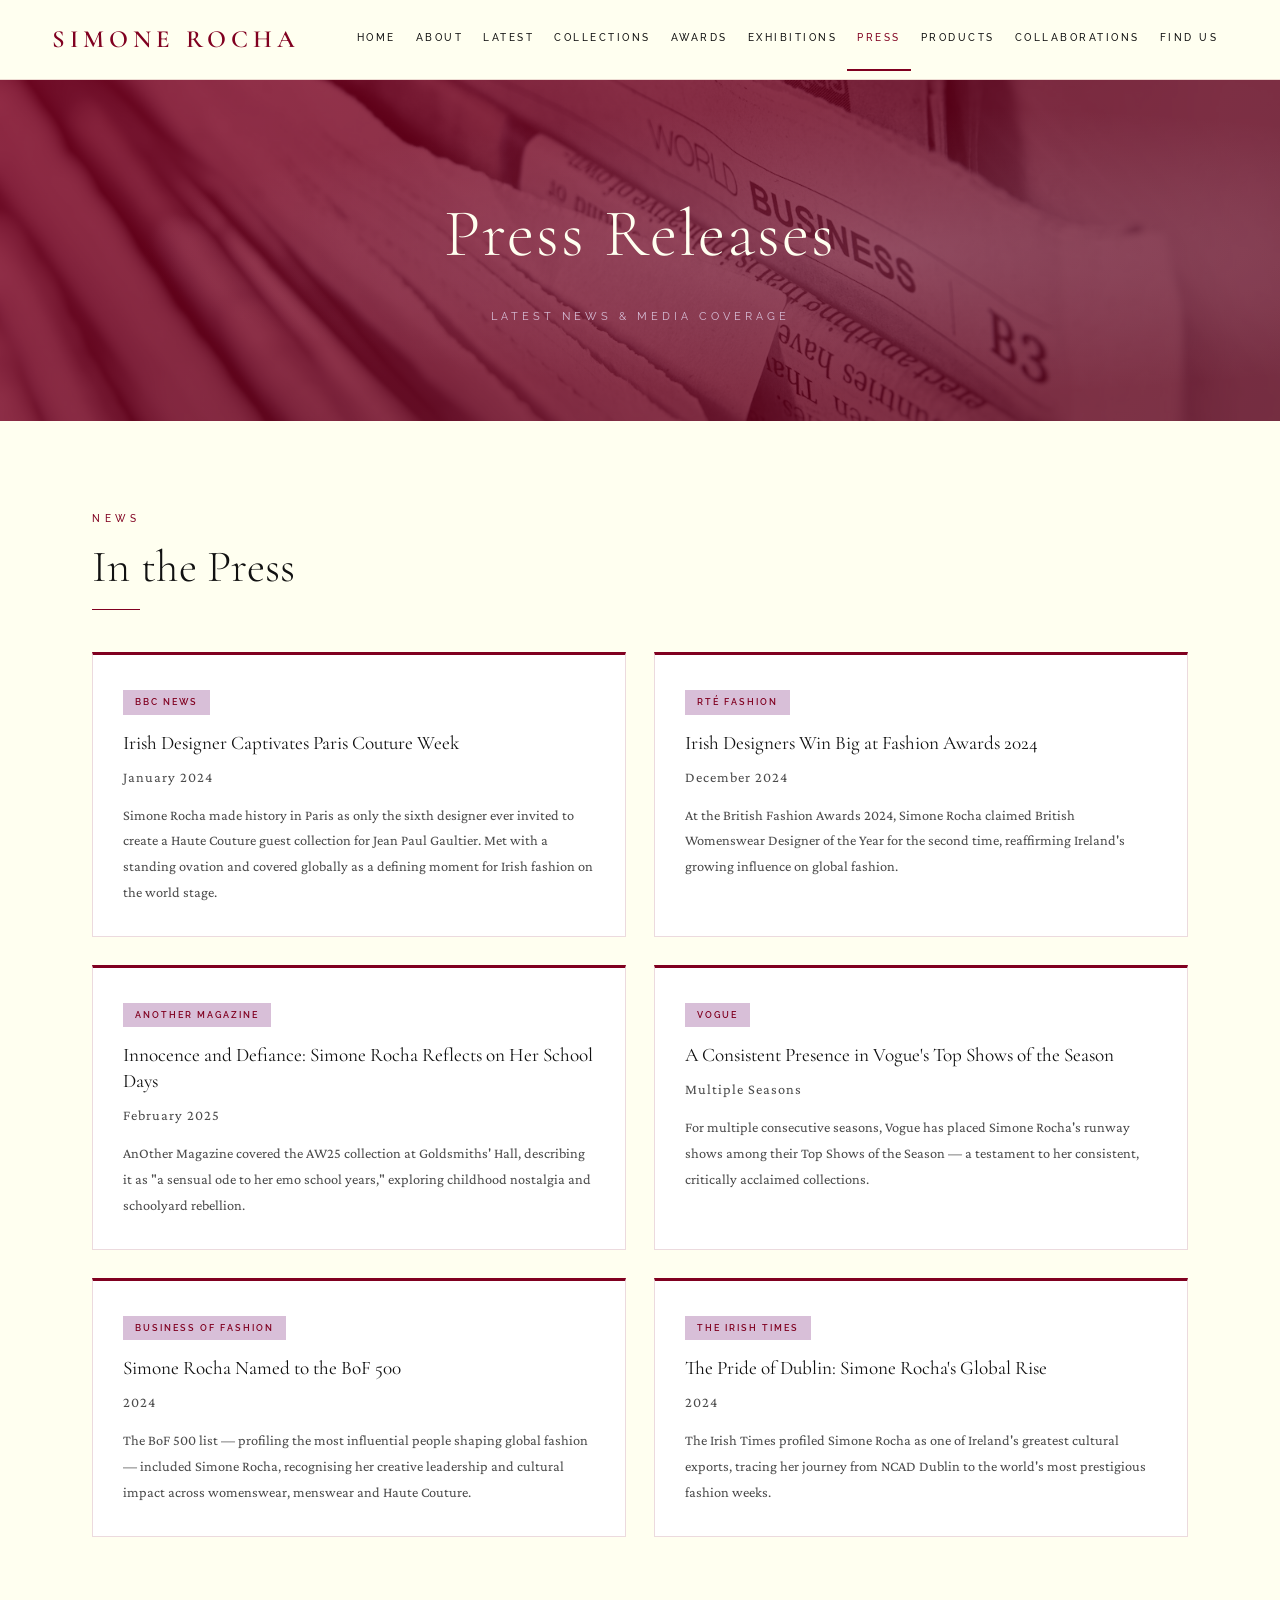
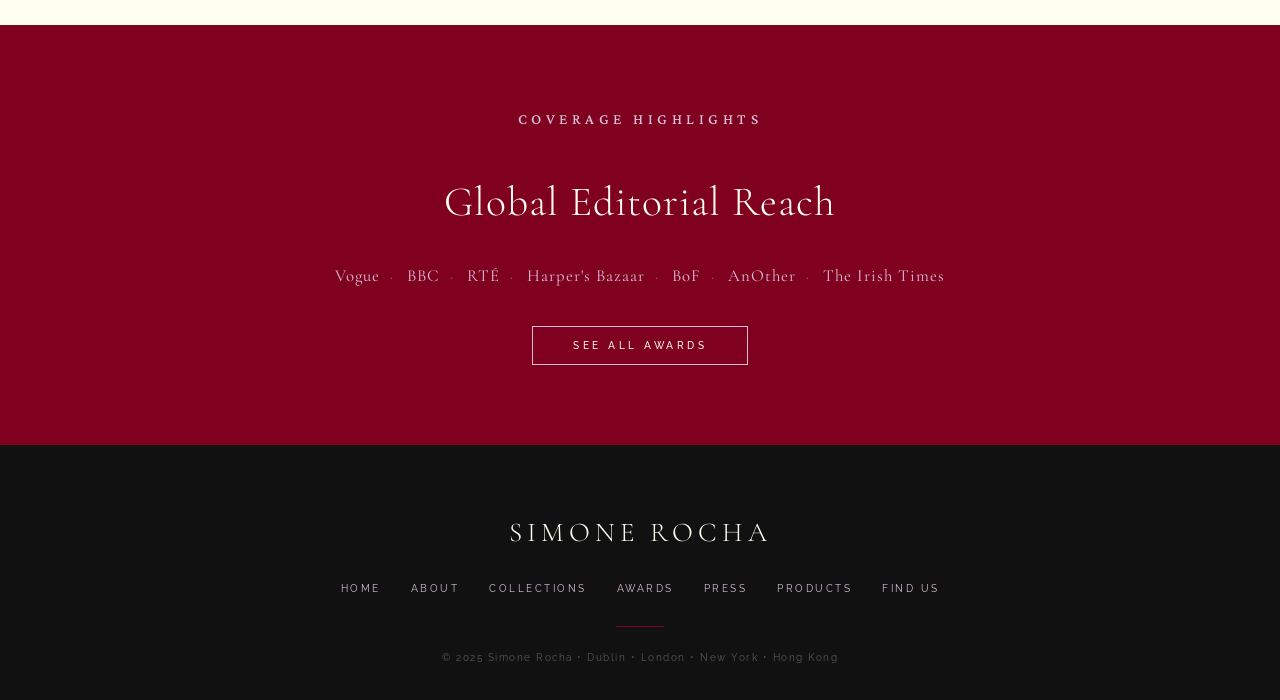
<file: press.html>
<!DOCTYPE html>
<html lang="en">
<head>
  <meta charset="UTF-8">
  <meta name="viewport" content="width=device-width,initial-scale=1.0">
  <title>Press Releases | Simone Rocha</title>
  <link rel="stylesheet" href="style.css">
</head>
<body>
<nav>
  <a href="index.html" class="nav-logo">Simone Rocha</a>
  <div class="hamburger" onclick="this.nextElementSibling.classList.toggle('open')">
    <span></span><span></span><span></span>
  </div>
  <div class="nav-links">
    <a href="index.html">Home</a><a href="about.html">About</a>
    <a href="latest-collection.html">Latest</a><a href="collections.html">Collections</a>
    <a href="awards.html">Awards</a><a href="exhibitions.html">Exhibitions</a>
    <a href="press.html" class="active">Press</a><a href="products.html">Products</a>
    <a href="collaborations.html">Collaborations</a><a href="find-us.html">Find Us</a>
  </div>
</nav>

<!-- ── PAGE HEADER ── -->
<div class="page-header">
  <img src="images/press-editorial.jpg"
       alt="" class="page-header-img" aria-hidden="true">
  <h1>Press Releases</h1>
  <p>Latest News &amp; Media Coverage</p>
</div>

<!-- ── PRESS CARDS ── -->
<div class="section">
  <p class="eyebrow">News</p>
  <h2 class="title">In the Press</h2>
  <div class="divider"></div>
  <div class="grid-2">

    <div class="press-card">
      <span class="press-src">BBC News</span>
      <h3>Irish Designer Captivates Paris Couture Week</h3>
      <p class="press-date">January 2024</p>
      <p>Simone Rocha made history in Paris as only the sixth designer ever invited to create a Haute Couture guest collection for Jean Paul Gaultier. Met with a standing ovation and covered globally as a defining moment for Irish fashion on the world stage.</p>
    </div>

    <div class="press-card">
      <span class="press-src">RTÉ Fashion</span>
      <h3>Irish Designers Win Big at Fashion Awards 2024</h3>
      <p class="press-date">December 2024</p>
      <p>At the British Fashion Awards 2024, Simone Rocha claimed British Womenswear Designer of the Year for the second time, reaffirming Ireland's growing influence on global fashion.</p>
    </div>

    <div class="press-card">
      <span class="press-src">AnOther Magazine</span>
      <h3>Innocence and Defiance: Simone Rocha Reflects on Her School Days</h3>
      <p class="press-date">February 2025</p>
      <p>AnOther Magazine covered the AW25 collection at Goldsmiths' Hall, describing it as "a sensual ode to her emo school years," exploring childhood nostalgia and schoolyard rebellion.</p>
    </div>

    <div class="press-card">
      <span class="press-src">Vogue</span>
      <h3>A Consistent Presence in Vogue's Top Shows of the Season</h3>
      <p class="press-date">Multiple Seasons</p>
      <p>For multiple consecutive seasons, Vogue has placed Simone Rocha's runway shows among their Top Shows of the Season — a testament to her consistent, critically acclaimed collections.</p>
    </div>

    <div class="press-card">
      <span class="press-src">Business of Fashion</span>
      <h3>Simone Rocha Named to the BoF 500</h3>
      <p class="press-date">2024</p>
      <p>The BoF 500 list — profiling the most influential people shaping global fashion — included Simone Rocha, recognising her creative leadership and cultural impact across womenswear, menswear and Haute Couture.</p>
    </div>

    <div class="press-card">
      <span class="press-src">The Irish Times</span>
      <h3>The Pride of Dublin: Simone Rocha's Global Rise</h3>
      <p class="press-date">2024</p>
      <p>The Irish Times profiled Simone Rocha as one of Ireland's greatest cultural exports, tracing her journey from NCAD Dublin to the world's most prestigious fashion weeks.</p>
    </div>

  </div>
</div>

<!-- ── PUBLICATIONS STRIP ── -->
<div class="dark-strip">
  <p class="eyebrow" style="color:var(--secondary);">Coverage Highlights</p>
  <h2>Global Editorial Reach</h2>
  <div class="press-logos">
    <span>Vogue</span><span class="sep">·</span>
    <span>BBC</span><span class="sep">·</span>
    <span>RTÉ</span><span class="sep">·</span>
    <span>Harper's Bazaar</span><span class="sep">·</span>
    <span>BoF</span><span class="sep">·</span>
    <span>AnOther</span><span class="sep">·</span>
    <span>The Irish Times</span>
  </div>
  <a href="awards.html" class="btn btn-light">See All Awards</a>
</div>

<footer>
  <div class="footer-logo">Simone Rocha</div>
  <div class="footer-links">
    <a href="index.html">Home</a><a href="about.html">About</a>
    <a href="collections.html">Collections</a><a href="awards.html">Awards</a>
    <a href="press.html">Press</a><a href="products.html">Products</a>
    <a href="find-us.html">Find Us</a>
  </div>
  <div class="footer-divider"></div>
  <p class="footer-copy">&copy; 2025 Simone Rocha &bull; Dublin &bull; London &bull; New York &bull; Hong Kong</p>
</footer>
</body>
</html>
</file>
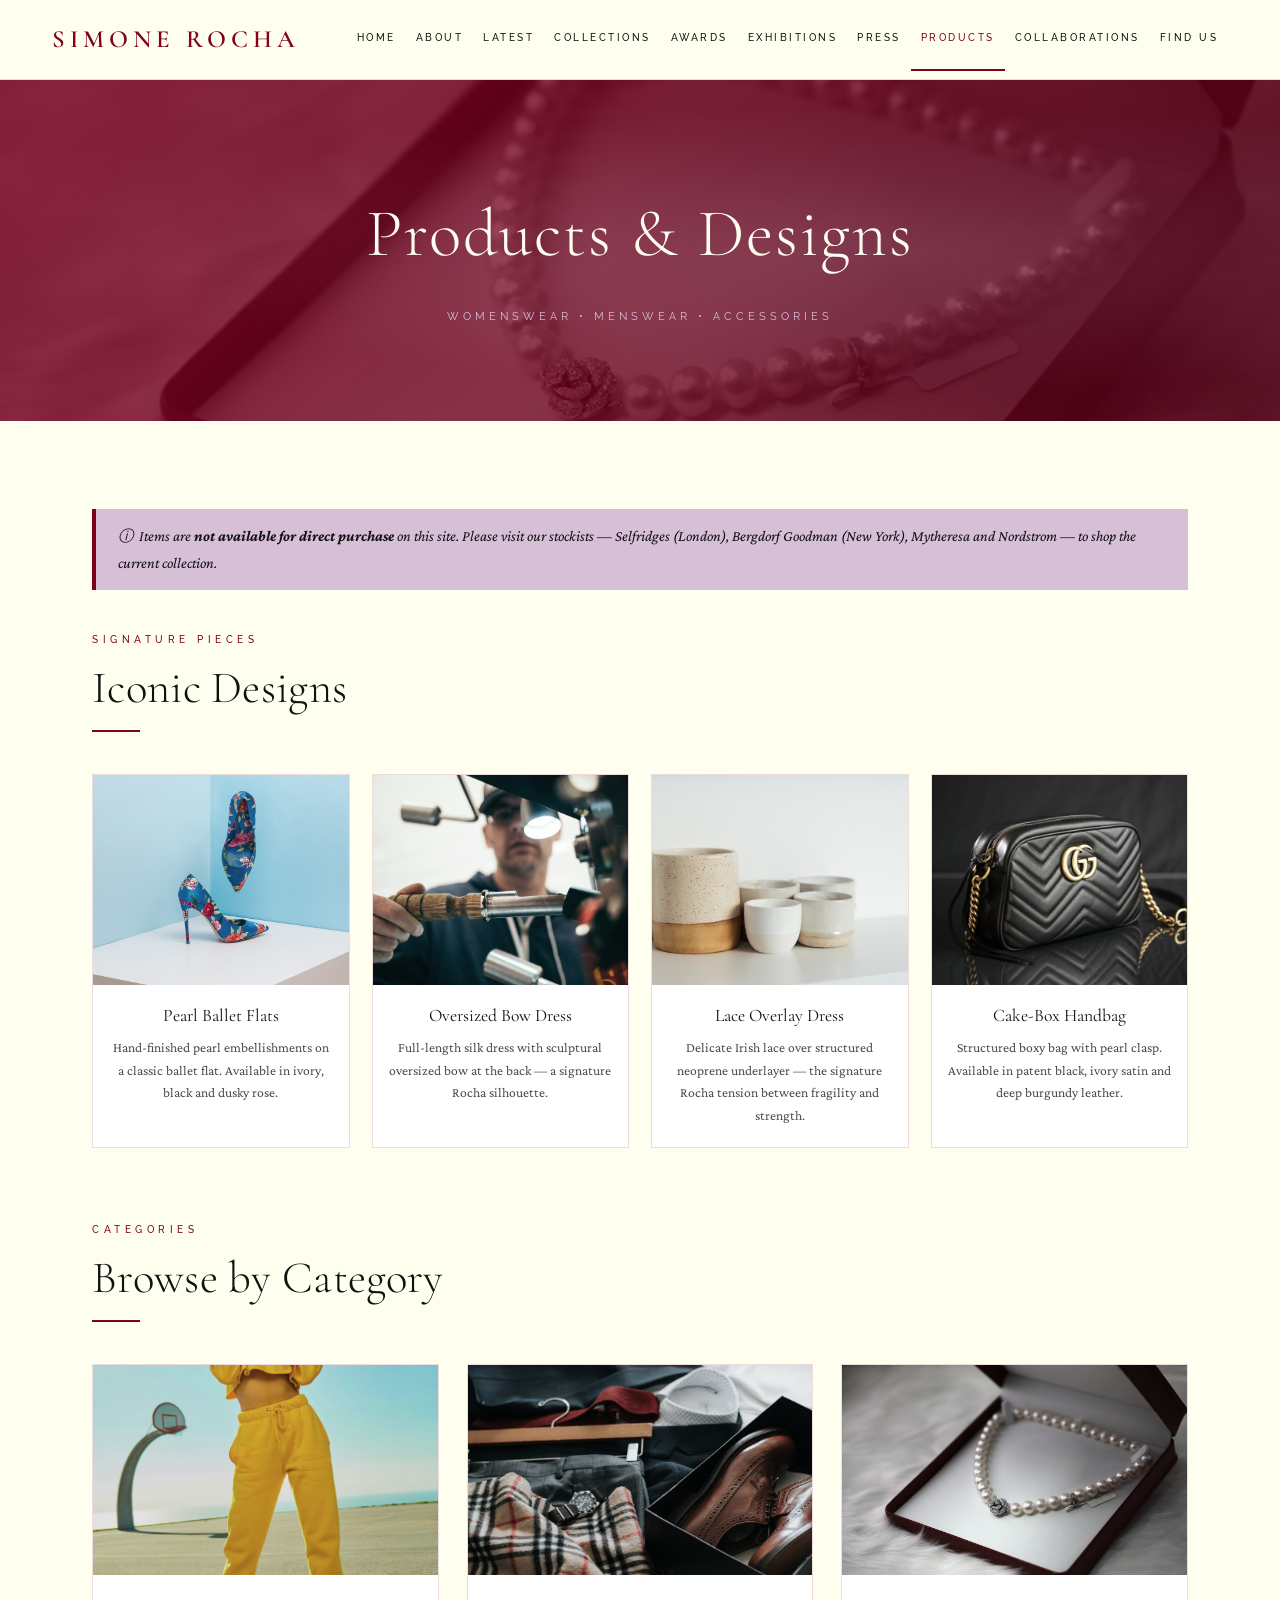
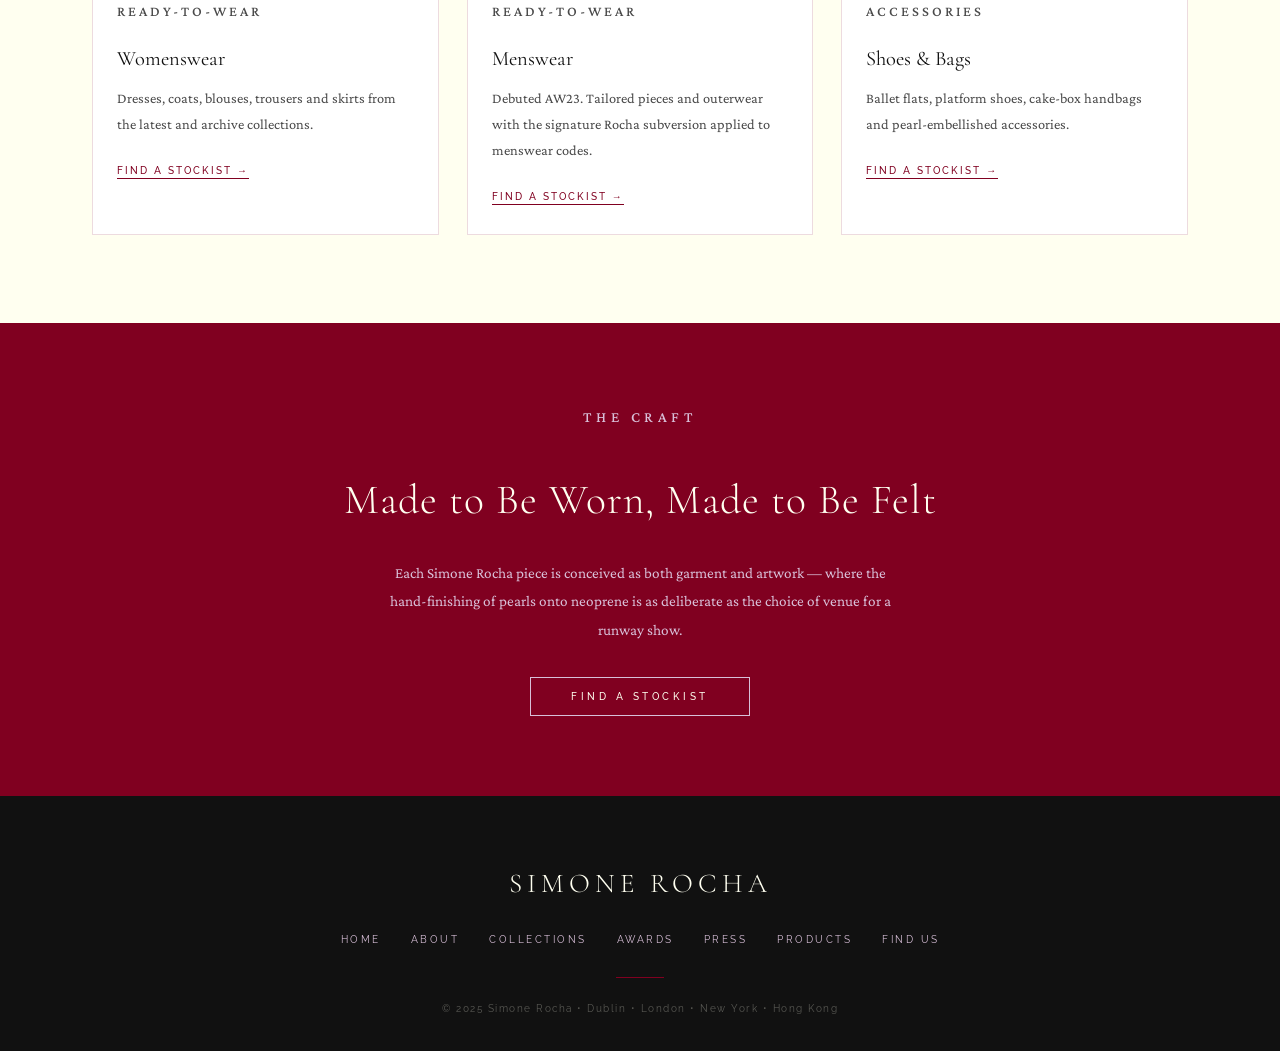
<file: products.html>
<!DOCTYPE html>
<html lang="en">
<head>
  <meta charset="UTF-8">
  <meta name="viewport" content="width=device-width,initial-scale=1.0">
  <title>Products & Designs | Simone Rocha</title>
  <link rel="stylesheet" href="style.css">
</head>
<body>
<nav>
  <a href="index.html" class="nav-logo">Simone Rocha</a>
  <div class="hamburger" onclick="this.nextElementSibling.classList.toggle('open')">
    <span></span><span></span><span></span>
  </div>
  <div class="nav-links">
    <a href="index.html">Home</a><a href="about.html">About</a>
    <a href="latest-collection.html">Latest</a><a href="collections.html">Collections</a>
    <a href="awards.html">Awards</a><a href="exhibitions.html">Exhibitions</a>
    <a href="press.html">Press</a><a href="products.html" class="active">Products</a>
    <a href="collaborations.html">Collaborations</a><a href="find-us.html">Find Us</a>
  </div>
</nav>

<!-- ── PAGE HEADER ── -->
<div class="page-header">
  <img src="images/accessories-jewellery.jpg"
       alt="" class="page-header-img" aria-hidden="true">
  <h1>Products &amp; Designs</h1>
  <p>Womenswear &bull; Menswear &bull; Accessories</p>
</div>

<div class="section">
  <div class="notice">&#9432;&nbsp; Items are <strong>not available for direct purchase</strong> on this site. Please visit our stockists — Selfridges (London), Bergdorf Goodman (New York), Mytheresa and Nordstrom — to shop the current collection.</div>

  <!-- ── SIGNATURE PIECES ── -->
  <p class="eyebrow">Signature Pieces</p>
  <h2 class="title">Iconic Designs</h2>
  <div class="divider"></div>
  <div class="grid-4">

    <div class="product-card">
      <div class="product-img">
        <img src="images/ballet-flats-shoes.jpg"
             alt="Pearl Ballet Flats — Simone Rocha hand-finished pearl embellishments on ballet flat" loading="lazy">
      </div>
      <h3>Pearl Ballet Flats</h3>
      <p>Hand-finished pearl embellishments on a classic ballet flat. Available in ivory, black and dusky rose.</p>
    </div>

    <div class="product-card">
      <div class="product-img">
        <img src="images/hero-bg.jpg"
             alt="Oversized Bow Dress — Simone Rocha full-length silk with sculptural back bow" loading="lazy">
      </div>
      <h3>Oversized Bow Dress</h3>
      <p>Full-length silk dress with sculptural oversized bow at the back — a signature Rocha silhouette.</p>
    </div>

    <div class="product-card">
      <div class="product-img">
        <img src="images/lace-fabric-dress.jpg"
             alt="Lace Overlay Dress — delicate Irish lace over structured neoprene" loading="lazy">
      </div>
      <h3>Lace Overlay Dress</h3>
      <p>Delicate Irish lace over structured neoprene underlayer — the signature Rocha tension between fragility and strength.</p>
    </div>

    <div class="product-card">
      <div class="product-img">
        <img src="images/structured-handbag.jpg"
             alt="Cake-Box Handbag — structured boxy bag with pearl clasp in patent black and ivory satin" loading="lazy">
      </div>
      <h3>Cake-Box Handbag</h3>
      <p>Structured boxy bag with pearl clasp. Available in patent black, ivory satin and deep burgundy leather.</p>
    </div>

  </div>

  <!-- ── BROWSE BY CATEGORY ── -->
  <p class="eyebrow" style="margin-top:72px;">Categories</p>
  <h2 class="title">Browse by Category</h2>
  <div class="divider"></div>
  <div class="grid-3">

    <div class="card">
      <div class="card-img">
        <img src="images/editorial-portrait.jpg"
             alt="Womenswear ready-to-wear — Simone Rocha dresses, coats and blouses" loading="lazy">
      </div>
      <div class="card-body">
        <p class="card-tag">Ready-to-Wear</p>
        <h3>Womenswear</h3>
        <p>Dresses, coats, blouses, trousers and skirts from the latest and archive collections.</p>
        <a href="find-us.html" class="card-link">Find a Stockist →</a>
      </div>
    </div>

    <div class="card">
      <div class="card-img">
        <img src="images/menswear-tailored.jpg"
             alt="Menswear ready-to-wear — Simone Rocha tailored pieces and outerwear AW23 debut" loading="lazy">
      </div>
      <div class="card-body">
        <p class="card-tag">Ready-to-Wear</p>
        <h3>Menswear</h3>
        <p>Debuted AW23. Tailored pieces and outerwear with the signature Rocha subversion applied to menswear codes.</p>
        <a href="find-us.html" class="card-link">Find a Stockist →</a>
      </div>
    </div>

    <div class="card">
      <div class="card-img">
        <img src="images/accessories-jewellery.jpg"
             alt="Accessories — Simone Rocha pearl ballet flats, platform shoes and cake-box handbags" loading="lazy">
      </div>
      <div class="card-body">
        <p class="card-tag">Accessories</p>
        <h3>Shoes &amp; Bags</h3>
        <p>Ballet flats, platform shoes, cake-box handbags and pearl-embellished accessories.</p>
        <a href="find-us.html" class="card-link">Find a Stockist →</a>
      </div>
    </div>

  </div>
</div>

<!-- ── CRAFT STRIP ── -->
<div class="dark-strip">
  <p class="eyebrow" style="color:var(--secondary);">The Craft</p>
  <h2>Made to Be Worn, Made to Be Felt</h2>
  <p>Each Simone Rocha piece is conceived as both garment and artwork — where the hand-finishing of pearls onto neoprene is as deliberate as the choice of venue for a runway show.</p>
  <a href="find-us.html" class="btn btn-light">Find a Stockist</a>
</div>

<footer>
  <div class="footer-logo">Simone Rocha</div>
  <div class="footer-links">
    <a href="index.html">Home</a><a href="about.html">About</a>
    <a href="collections.html">Collections</a><a href="awards.html">Awards</a>
    <a href="press.html">Press</a><a href="products.html">Products</a>
    <a href="find-us.html">Find Us</a>
  </div>
  <div class="footer-divider"></div>
  <p class="footer-copy">&copy; 2025 Simone Rocha &bull; Dublin &bull; London &bull; New York &bull; Hong Kong</p>
</footer>
</body>
</html>
</file>
<file: style.css>
/* ═══════════════════════════════════════════════════════════════════════════
   SIMONE ROCHA — MASTER STYLESHEET  v2.0
   ─────────────────────────────────────────────────────────────────────────
   TYPOGRAPHY SYSTEM (3-font editorial stack):
   ┌─────────────────────┬───────────────────────────────────────────────┐
   │ Cormorant Garamond  │ Display, hero H1, section titles, blockquotes │
   │                     │ Extreme stroke contrast; unmistakably luxury  │
   ├─────────────────────┼───────────────────────────────────────────────┤
   │ Crimson Pro         │ Body text, descriptions, card copy            │
   │ (replaces Roboto)   │ Editorial serif — wider x-height, open        │
   │                     │ counters give superior screen readability     │
   │                     │ while maintaining high-fashion sensibility    │
   ├─────────────────────┼───────────────────────────────────────────────┤
   │ Raleway             │ Nav, eyebrows, labels, buttons, captions      │
   │                     │ Geometric sans; tall proportions suit the     │
   │                     │ small-caps tracking of luxury fashion labels  │
   └─────────────────────┴───────────────────────────────────────────────┘
   ═══════════════════════════════════════════════════════════════════════════ */

@import url('https://fonts.googleapis.com/css2?family=Cormorant+Garamond:ital,wght@0,300;0,400;0,600;0,700;1,300;1,400;1,600&family=Crimson+Pro:ital,wght@0,300;0,400;0,600;1,300;1,400&family=Raleway:wght@300;400;500;600&display=swap');

*, *::before, *::after { margin:0; padding:0; box-sizing:border-box; }

:root {
  --primary:    #800020;
  --primary-fg: #FFFFF0;
  --secondary:  #D8BFD8;
  --bg:         #FFFFF0;
  --fg:         #111111;
  --mid:        #4a4a4a;
  --light:      #f5ede8;
  --border:     rgba(128,0,32,.14);
  --shadow:     0 6px 32px rgba(128,0,32,.12);
  --font-display: 'Cormorant Garamond','Georgia',serif;
  --font-body:    'Crimson Pro','Georgia',serif;
  --font-label:   'Raleway','Trebuchet MS',sans-serif;
}

html { scroll-behavior:smooth; }

body {
  font-family: var(--font-body);
  background: var(--bg); color: var(--fg);
  font-weight: 400; font-size: 17px; line-height: 1.75;
  -webkit-font-smoothing: antialiased; text-rendering: optimizeLegibility;
}

/* ── NAV ── */
nav {
  background: var(--bg); border-bottom: 1px solid var(--border);
  position: sticky; top:0; z-index:999;
  padding: 0 52px; display: flex; align-items: center; justify-content: space-between;
}
.nav-logo {
  font-family: var(--font-display); color: var(--primary);
  font-size:1.55rem; letter-spacing:5px; text-transform:uppercase;
  text-decoration:none; padding:18px 0; font-weight:600; flex-shrink:0;
}
.nav-links { display:flex; gap:0; }
.nav-links a {
  font-family: var(--font-label); color: var(--fg); text-decoration:none;
  font-size:.6rem; letter-spacing:2.5px; text-transform:uppercase;
  padding:22px 10px; font-weight:500; border-bottom:2px solid transparent;
  transition: color .25s, border-color .25s;
}
.nav-links a:hover,.nav-links a.active { color:var(--primary); border-bottom-color:var(--primary); }
.hamburger { display:none; flex-direction:column; gap:5px; cursor:pointer; padding:20px 0; }
.hamburger span { width:24px; height:1.5px; background:var(--fg); display:block; transition:.3s; }

/* ── HERO ── */
.hero {
  min-height:95vh; display:flex; align-items:center; justify-content:center;
  text-align:center; padding:100px 24px; position:relative; overflow:hidden;
}
.hero-bg-wrap { position:absolute; inset:0; z-index:0; }
.hero-bg-img {
  width:100%; height:100%; object-fit:cover; object-position:center 20%; display:block;
  filter:saturate(.55) brightness(.88); transition:transform 10s ease;
}
.hero:hover .hero-bg-img { transform:scale(1.04); }
.hero-overlay {
  position:absolute; inset:0;
  background:linear-gradient(170deg,rgba(255,255,240,.75) 0%,rgba(128,0,32,.15) 55%,rgba(0,0,0,.48) 100%);
}
.hero-content { position:relative; z-index:2; max-width:780px; animation:fadeUp .9s ease both; }
.hero-eyebrow {
  font-family: var(--font-label); font-size:.68rem; letter-spacing:6px;
  text-transform:uppercase; color:var(--primary); margin-bottom:30px; font-weight:400;
}
.hero h1 {
  font-family: var(--font-display);
  font-size:clamp(3.2rem,8.5vw,7.5rem); color:var(--fg);
  line-height:1.02; margin-bottom:28px; font-weight:300; letter-spacing:-.5px;
  font-feature-settings:"liga" 1,"calt" 1,"kern" 1;
}
.hero h1 em { color:var(--primary); font-style:italic; font-weight:400; }
.hero-sub {
  font-family: var(--font-body); font-size:1.05rem; color:var(--mid);
  max-width:460px; margin:0 auto 44px; line-height:1.9; font-weight:400;
}
.hero-ctas { display:flex; gap:12px; justify-content:center; flex-wrap:wrap; }
.hero-deco {
  position:absolute; bottom:42px; left:50%; transform:translateX(-50%);
  font-size:.9rem; color:var(--primary); opacity:.5; z-index:2; animation:pulse 2.4s ease infinite;
}

/* ── MARQUEE ── */
.marquee-strip {
  background:var(--primary); overflow:hidden; padding:11px 0;
  border-top:1px solid rgba(255,255,240,.1); border-bottom:1px solid rgba(255,255,240,.1);
}
.marquee-inner { display:flex; white-space:nowrap; animation:marquee 32s linear infinite; }
.marquee-inner span {
  font-family: var(--font-label); font-size:.58rem; letter-spacing:3px;
  text-transform:uppercase; color:var(--primary-fg); padding:0 20px; font-weight:400; opacity:.85;
}
.marquee-inner .dot { color:var(--secondary); opacity:1; padding:0 4px; }

/* ── PAGE HEADER ── */
.page-header {
  background:linear-gradient(135deg,var(--primary) 0%,#5a0018 100%);
  padding:95px 52px; text-align:center; position:relative; overflow:hidden;
}
.page-header::before {
  content:''; position:absolute; inset:0;
  background:radial-gradient(ellipse at 70% 50%,rgba(216,191,216,.18) 0%,transparent 60%);
  pointer-events:none;
}
.page-header h1 {
  font-family: var(--font-display); color:var(--primary-fg);
  font-size:clamp(2.4rem,5.5vw,4.2rem); margin-bottom:14px;
  font-weight:300; letter-spacing:2px; position:relative;
}
.page-header p {
  font-family: var(--font-label); color:var(--secondary);
  font-size:.68rem; letter-spacing:4px; text-transform:uppercase; position:relative;
}
.page-header-img {
  position:absolute; inset:0; width:100%; height:100%;
  object-fit:cover; object-position:center; opacity:.2; filter:saturate(.3);
}

/* ── BUTTONS ── */
.btn {
  font-family: var(--font-label); display:inline-block; padding:13px 40px;
  text-decoration:none; font-size:.65rem; letter-spacing:3.5px; text-transform:uppercase;
  transition:all .3s; font-weight:500; cursor:pointer; border:none; line-height:1;
}
.btn-primary { background:var(--primary); color:var(--primary-fg); border:1.5px solid var(--primary); }
.btn-primary:hover { background:transparent; color:var(--primary); }
.btn-outline { background:transparent; color:var(--primary-fg); border:1.5px solid var(--primary-fg); }
.btn-outline:hover { background:var(--primary-fg); color:var(--primary); }
.btn-light { background:transparent; color:var(--primary-fg); border:1.5px solid var(--secondary); }
.btn-light:hover { background:var(--secondary); color:var(--fg); }
.btn-ghost { background:transparent; color:var(--primary); border:1.5px solid var(--primary); }
.btn-ghost:hover { background:var(--primary); color:var(--primary-fg); }

/* ── LAYOUT ── */
.section { padding:88px 52px; max-width:1200px; margin:0 auto; }
.section-full { padding:88px 52px; background:var(--light); }
.inner { max-width:1200px; margin:0 auto; }
.eyebrow {
  font-family: var(--font-label); font-size:.65rem; letter-spacing:4.5px;
  text-transform:uppercase; color:var(--primary); margin-bottom:14px; font-weight:500;
}
.title {
  font-family: var(--font-display); font-size:clamp(2rem,3.5vw,2.9rem);
  color:var(--fg); margin-bottom:14px; font-weight:300; letter-spacing:.3px; line-height:1.2;
}
.divider { width:48px; height:1.5px; background:var(--primary); margin:0 0 42px; }
.text-p {
  font-family: var(--font-body); font-size:.98rem; color:var(--mid);
  line-height:1.9; margin-bottom:18px; font-weight:400;
}

/* ── GRID ── */
.grid-3 { display:grid; grid-template-columns:repeat(3,1fr); gap:28px; }
.grid-2 { display:grid; grid-template-columns:repeat(2,1fr); gap:28px; }
.grid-4 { display:grid; grid-template-columns:repeat(4,1fr); gap:22px; }

/* ── STANDARD CARD ── */
.card { background:#fff; border:1px solid var(--border); overflow:hidden; transition:transform .35s,box-shadow .35s; }
.card:hover { transform:translateY(-6px); box-shadow:var(--shadow); }
.card-img { height:210px; overflow:hidden; position:relative; }
.card-img img {
  width:100%; height:100%; object-fit:cover; object-position:center;
  transition:transform .55s ease; filter:saturate(.75) brightness(.95); display:block;
}
.card:hover .card-img img { transform:scale(1.07); filter:saturate(.95) brightness(1); }
.card-img.placeholder {
  display:flex; align-items:center; justify-content:center;
  font-family:var(--font-display); font-size:2.8rem; color:rgba(128,0,32,.25); font-style:italic;
}
.card-body { padding:24px; }
.card-tag {
  font-family: var(--font-label); font-size:.6rem; letter-spacing:3px;
  text-transform:uppercase; color:var(--primary); margin-bottom:8px; font-weight:500;
}
.card-body h3 { font-family:var(--font-display); font-size:1.28rem; color:var(--fg); margin-bottom:10px; font-weight:400; }
.card-body p { font-family:var(--font-body); font-size:.9rem; color:var(--mid); line-height:1.8; margin-bottom:16px; }
.card-link {
  font-family:var(--font-label); font-size:.62rem; letter-spacing:2px;
  text-transform:uppercase; color:var(--primary); text-decoration:none;
  border-bottom:1px solid var(--primary); padding-bottom:2px; font-weight:500; transition:letter-spacing .2s;
}
.card-link:hover { letter-spacing:3px; }

/* ── FEATURE CARDS (home) ── */
.feature-card {
  background:#fff; border:1px solid var(--border); border-top:3px solid var(--primary);
  overflow:hidden; transition:transform .35s,box-shadow .35s;
}
.feature-card:hover { transform:translateY(-6px); box-shadow:var(--shadow); }
.feature-img-wrap { position:relative; overflow:hidden; height:240px; }
.feature-img {
  width:100%; height:100%; object-fit:cover; object-position:center;
  transition:transform .55s ease; filter:saturate(.7) brightness(.92); display:block;
}
.feature-card:hover .feature-img { transform:scale(1.06); filter:saturate(.9) brightness(1); }
.feature-img-label {
  position:absolute; top:14px; right:14px; background:var(--primary); color:var(--primary-fg);
  font-family:var(--font-label); font-size:.55rem; letter-spacing:2.5px;
  text-transform:uppercase; padding:5px 10px; font-weight:500;
}
.feature-card-body { padding:26px 28px 30px; text-align:left; }
.feature-card-body h3 { font-family:var(--font-display); font-size:1.35rem; color:var(--fg); margin-bottom:12px; font-weight:400; }
.feature-card-body p { font-family:var(--font-body); font-size:.92rem; color:var(--mid); line-height:1.8; margin-bottom:20px; }

/* ── HOME PULL QUOTE ── */
.pull-quote-section { background:var(--light); overflow:hidden; }
.pull-quote-inner { max-width:1200px; margin:0 auto; display:grid; grid-template-columns:1fr 1fr; min-height:520px; }
.pull-quote-img { width:100%; height:100%; object-fit:cover; object-position:center top; display:block; filter:saturate(.65); }
.pull-quote-text { padding:72px 68px; display:flex; flex-direction:column; justify-content:center; }
.pull-quote-mark { font-family:var(--font-display); font-size:7rem; color:var(--primary); line-height:.7; display:block; margin-bottom:10px; opacity:.35; }
blockquote { font-family:var(--font-display); font-size:clamp(1.35rem,2.2vw,1.75rem); font-style:italic; color:var(--fg); line-height:1.55; font-weight:300; margin-bottom:22px; }
cite { font-family:var(--font-label); font-size:.62rem; letter-spacing:2px; text-transform:uppercase; color:var(--primary); font-style:normal; font-weight:500; }

/* ── DARK STRIP ── */
.dark-strip { background:var(--primary); padding:80px 52px; text-align:center; }
.dark-strip h2 { font-family:var(--font-display); color:var(--primary-fg); font-size:clamp(1.8rem,3.5vw,2.6rem); margin-bottom:22px; font-weight:300; letter-spacing:1px; }
.press-logos { margin-bottom:36px; }
.press-logos span { font-family:var(--font-display); color:var(--secondary); font-size:1.05rem; font-weight:400; letter-spacing:1px; }
.press-logos .sep { font-family:var(--font-body); color:rgba(216,191,216,.4); margin:0 10px; font-size:.75rem; }
.dark-strip p { font-family:var(--font-body); color:var(--secondary); font-size:.95rem; margin-bottom:32px; max-width:520px; margin-left:auto; margin-right:auto; line-height:1.9; }

/* ── COLLAB BANNER ── */
.collab-banner { position:relative; min-height:480px; display:flex; align-items:center; justify-content:center; text-align:center; overflow:hidden; }
.collab-bg { position:absolute; inset:0; width:100%; height:100%; object-fit:cover; object-position:center; filter:saturate(.5) brightness(.55); transition:transform 8s ease; }
.collab-banner:hover .collab-bg { transform:scale(1.04); }
.collab-overlay { position:absolute; inset:0; background:linear-gradient(135deg,rgba(128,0,32,.65) 0%,rgba(0,0,0,.55) 100%); }
.collab-content { position:relative; z-index:2; max-width:640px; padding:60px 24px; }
.collab-content h2 { font-family:var(--font-display); font-size:clamp(2.2rem,4.5vw,3.5rem); color:var(--primary-fg); margin-bottom:18px; font-weight:300; letter-spacing:1px; }
.collab-content p { font-family:var(--font-body); font-size:1.05rem; color:rgba(255,255,240,.82); max-width:480px; margin:0 auto 36px; line-height:1.9; }

/* ── ABOUT ── */
.about-grid { display:grid; grid-template-columns:1fr 1fr; gap:72px; align-items:start; }
.portrait-wrap { aspect-ratio:3/4; overflow:hidden; position:relative; border:1px solid var(--border); }
.portrait-wrap img { width:100%; height:100%; object-fit:cover; object-position:center top; display:block; filter:saturate(.7); transition:filter .4s; }
.portrait-wrap:hover img { filter:saturate(.9); }
.portrait-caption { position:absolute; bottom:0; left:0; right:0; background:linear-gradient(transparent,rgba(0,0,0,.55)); padding:24px 16px 16px; font-family:var(--font-label); font-size:.58rem; letter-spacing:2px; text-transform:uppercase; color:rgba(255,255,240,.8); font-weight:400; }
.portrait { background:linear-gradient(145deg,#f5e8e8,var(--secondary)); aspect-ratio:3/4; display:flex; align-items:center; justify-content:center; font-family:var(--font-display); font-size:6rem; color:rgba(128,0,32,.15); }
.timeline-item { display:flex; gap:22px; margin-bottom:22px; padding-bottom:22px; border-bottom:1px solid var(--border); }
.yr { font-family:var(--font-display); color:var(--primary); font-size:1.15rem; min-width:52px; font-weight:600; }
.yr-desc { font-family:var(--font-body); font-size:.9rem; color:var(--mid); line-height:1.75; }
.about-quote-strip { background:var(--primary); padding:60px 52px; text-align:center; }
.about-quote-strip blockquote { font-family:var(--font-display); font-size:clamp(1.4rem,2.5vw,2rem); color:var(--primary-fg); font-style:italic; font-weight:300; line-height:1.5; max-width:720px; margin:0 auto 18px; }
.about-quote-strip cite { font-family:var(--font-label); color:var(--secondary); font-size:.62rem; letter-spacing:2px; text-transform:uppercase; font-style:normal; }
.heritage-banner { position:relative; min-height:380px; display:flex; align-items:center; overflow:hidden; }
.heritage-img { position:absolute; inset:0; width:100%; height:100%; object-fit:cover; filter:saturate(.5) brightness(.6); }
.heritage-overlay { position:absolute; inset:0; background:linear-gradient(90deg,rgba(128,0,32,.75) 0%,rgba(0,0,0,.4) 100%); }
.heritage-content { position:relative; z-index:2; max-width:560px; padding:60px 52px; }
.heritage-content h2 { font-family:var(--font-display); font-size:clamp(1.8rem,3.5vw,2.8rem); color:var(--primary-fg); font-weight:300; margin-bottom:16px; }
.heritage-content p { font-family:var(--font-body); font-size:1rem; color:rgba(255,255,240,.82); line-height:1.9; }

/* ── COLLECTION HERO ── */
.coll-hero { display:grid; grid-template-columns:1fr 1fr; gap:60px; align-items:center; padding:88px 52px; max-width:1200px; margin:0 auto; }
.badge { display:inline-block; background:var(--primary); color:var(--primary-fg); font-family:var(--font-label); font-size:.6rem; letter-spacing:3px; text-transform:uppercase; padding:6px 16px; margin-bottom:20px; font-weight:500; }
.coll-visual { overflow:hidden; min-height:420px; position:relative; border:1px solid var(--border); }
.coll-visual img { width:100%; height:100%; min-height:420px; object-fit:cover; object-position:center top; display:block; filter:saturate(.75); transition:transform .6s ease; }
.coll-visual:hover img { transform:scale(1.04); }
.attendees { background:var(--light); border-left:3px solid var(--primary); padding:20px 24px; margin-top:24px; }
.attendees-label { font-family:var(--font-label); font-size:.6rem; letter-spacing:2px; text-transform:uppercase; color:var(--primary); margin-bottom:10px; font-weight:500; }
.attendees p { font-family:var(--font-body); font-size:.9rem; color:var(--mid); }

/* ── AWARDS ── */
.awards-banner { position:relative; min-height:300px; display:flex; align-items:center; justify-content:center; text-align:center; overflow:hidden; }
.awards-banner-img { position:absolute; inset:0; width:100%; height:100%; object-fit:cover; filter:saturate(.4) brightness(.45); }
.awards-banner-overlay { position:absolute; inset:0; background:linear-gradient(135deg,rgba(128,0,32,.72) 0%,rgba(0,0,0,.5) 100%); }
.awards-banner-content { position:relative; z-index:2; padding:24px; }
.awards-banner-content h2 { font-family:var(--font-display); font-size:clamp(1.8rem,4vw,3rem); color:var(--primary-fg); font-weight:300; margin-bottom:12px; }
.awards-banner-content p { font-family:var(--font-body); font-size:1rem; color:rgba(255,255,240,.8); line-height:1.8; }
.award-card { background:#fff; padding:30px; border:1px solid var(--border); border-left:4px solid var(--primary); display:flex; gap:20px; transition:transform .3s,box-shadow .3s; }
.award-card:hover { transform:translateY(-4px); box-shadow:var(--shadow); }
.award-yr { font-family:var(--font-display); font-size:2rem; color:var(--primary); min-width:64px; font-weight:300; line-height:1; }
.award-title { font-family:var(--font-display); font-size:1.1rem; font-weight:400; margin-bottom:6px; }
.award-desc { font-family:var(--font-body); font-size:.88rem; color:var(--mid); line-height:1.75; }
.award-src { font-family:var(--font-label); font-size:.6rem; letter-spacing:2px; text-transform:uppercase; color:var(--primary); margin-top:10px; font-weight:500; }

/* ── PRESS ── */
.press-banner { position:relative; height:280px; overflow:hidden; display:flex; align-items:center; justify-content:center; }
.press-banner img { position:absolute; inset:0; width:100%; height:100%; object-fit:cover; filter:saturate(.4) brightness(.45); }
.press-banner-overlay { position:absolute; inset:0; background:rgba(128,0,32,.6); }
.press-banner-text { position:relative; z-index:2; text-align:center; padding:24px; }
.press-banner-text h2 { font-family:var(--font-display); font-size:clamp(1.6rem,3.5vw,2.6rem); color:var(--primary-fg); font-weight:300; margin-bottom:10px; }
.press-banner-text p { font-family:var(--font-body); color:var(--secondary); font-size:1rem; }
.press-card { background:#fff; padding:30px; border:1px solid var(--border); border-top:3px solid var(--primary); transition:transform .3s,box-shadow .3s; }
.press-card:hover { transform:translateY(-4px); box-shadow:var(--shadow); }
.press-src { display:inline-block; background:var(--secondary); color:var(--primary); font-family:var(--font-label); font-size:.58rem; letter-spacing:2px; text-transform:uppercase; padding:4px 12px; margin-bottom:16px; font-weight:600; }
.press-card h3 { font-family:var(--font-display); font-size:1.2rem; color:var(--fg); margin-bottom:8px; font-weight:400; line-height:1.35; }
.press-date { font-family:var(--font-label); font-size:.68rem; color:var(--primary); margin-bottom:12px; letter-spacing:1px; }
.press-card p { font-family:var(--font-body); font-size:.9rem; color:var(--mid); line-height:1.8; }

/* ── PRODUCTS ── */
.notice { background:var(--secondary); border-left:4px solid var(--primary); padding:14px 22px; font-family:var(--font-body); font-size:.95rem; color:var(--fg); margin-bottom:40px; font-style:italic; }
.product-card { background:#fff; text-align:center; border:1px solid var(--border); overflow:hidden; transition:transform .3s,box-shadow .3s; }
.product-card:hover { transform:translateY(-5px); box-shadow:var(--shadow); }
.product-img { height:210px; overflow:hidden; }
.product-img img { width:100%; height:100%; object-fit:cover; object-position:center; filter:saturate(.75); transition:transform .5s,filter .4s; display:block; }
.product-card:hover .product-img img { transform:scale(1.07); filter:saturate(.95); }
.product-card h3 { font-family:var(--font-display); font-size:1.1rem; padding:16px 16px 6px; font-weight:400; }
.product-card p { font-family:var(--font-body); font-size:.85rem; color:var(--mid); padding:0 16px 20px; line-height:1.65; }

/* ── COLLABS ── */
.collab-card { background:#fff; border:1px solid var(--border); border-bottom:3px solid transparent; overflow:hidden; transition:border-color .3s,transform .3s,box-shadow .3s; }
.collab-card:hover { border-bottom-color:var(--primary); transform:translateY(-4px); box-shadow:var(--shadow); }
.collab-card-img { height:200px; overflow:hidden; }
.collab-card-img img { width:100%; height:100%; object-fit:cover; filter:saturate(.65) brightness(.9); transition:transform .5s,filter .4s; display:block; }
.collab-card:hover .collab-card-img img { transform:scale(1.06); filter:saturate(.9) brightness(1); }
.collab-card-body { padding:24px 26px 26px; }
.collab-icon { font-size:1.6rem; margin-bottom:10px; display:block; }
.collab-card h3 { font-family:var(--font-display); font-size:1.18rem; color:var(--primary); margin-bottom:8px; font-weight:400; }
.collab-card p { font-family:var(--font-body); font-size:.9rem; color:var(--mid); line-height:1.8; }
.collab-yr { font-family:var(--font-label); font-size:.58rem; letter-spacing:2px; text-transform:uppercase; color:var(--primary); margin-top:10px; font-weight:500; display:block; }

/* ── EXHIBITIONS ── */
.exhibition-card { background:#fff; border:1px solid var(--border); overflow:hidden; transition:transform .35s,box-shadow .35s; }
.exhibition-card:hover { transform:translateY(-6px); box-shadow:var(--shadow); }
.exhibition-img { height:220px; overflow:hidden; }
.exhibition-img img { width:100%; height:100%; object-fit:cover; filter:saturate(.65) brightness(.9); transition:transform .55s; display:block; }
.exhibition-card:hover .exhibition-img img { transform:scale(1.07); filter:saturate(.88) brightness(1); }

/* ── STORES ── */
.store-card { background:#fff; padding:0; border:1px solid var(--border); border-top:3px solid var(--primary); overflow:hidden; transition:transform .3s,box-shadow .3s; }
.store-card:hover { transform:translateY(-4px); box-shadow:var(--shadow); }
.store-img-wrap { height:180px; overflow:hidden; }
.store-img-wrap img { width:100%; height:100%; object-fit:cover; object-position:center; display:block; filter:saturate(.7) brightness(.9); transition:transform .5s,filter .4s; }
.store-card:hover .store-img-wrap img { transform:scale(1.06); filter:saturate(.9) brightness(1); }
.store-card .store-flag { font-size:1.6rem; margin:20px 22px 6px; display:block; }
.store-card h3 { font-family:var(--font-display); font-size:1.22rem; color:var(--primary); margin:0 22px 10px; font-weight:400; }
.store-card p { font-family:var(--font-body); font-size:.88rem; color:var(--mid); line-height:1.9; padding:0 22px 22px; }
.store-card a { color:var(--primary); font-size:.88rem; }
.store-card-wide { max-width:620px; }
/* Stockist box */
.stockist-box { background:#fff; border:1px solid var(--border); border-left:4px solid var(--primary); overflow:hidden; }
.stockist-inner { display:grid; grid-template-columns:1fr 1.4fr; }
.stockist-img-wrap { height:100%; min-height:220px; overflow:hidden; }
.stockist-img-wrap img { width:100%; height:100%; object-fit:cover; object-position:center; display:block; filter:saturate(.65); }
.stockist-text { padding:28px 30px; }
.stockist-text .store-flag { font-size:1.6rem; margin-bottom:8px; display:block; }
@media(max-width:600px){ .stockist-inner{ grid-template-columns:1fr; } .stockist-img-wrap{ min-height:160px; } }

/* ── CONTACT ── */
.contact-form { background:#fff; padding:44px; max-width:580px; border:1px solid var(--border); }
.form-group { margin-bottom:22px; }
.form-group label { display:block; font-family:var(--font-label); font-size:.64rem; letter-spacing:2px; text-transform:uppercase; color:var(--mid); margin-bottom:8px; font-weight:500; }
.form-group input,.form-group textarea,.form-group select { width:100%; padding:11px 14px; border:1px solid var(--border); background:var(--bg); font-family:var(--font-body); font-size:.95rem; color:var(--fg); outline:none; transition:border-color .3s; }
.form-group input:focus,.form-group textarea:focus,.form-group select:focus { border-color:var(--primary); }
.form-group textarea { height:110px; resize:vertical; }

/* ── LINKS GRID ── */
.links-grid { display:grid; grid-template-columns:repeat(3,1fr); gap:18px; margin-top:36px; }
.link-card { background:#fff; padding:22px; text-align:center; text-decoration:none; border:1px solid var(--border); border-bottom:2px solid transparent; transition:all .3s; }
.link-card:hover { border-bottom-color:var(--primary); transform:translateY(-3px); }
.link-card span { display:block; font-size:1.8rem; margin-bottom:10px; }
.link-card p { font-family:var(--font-label); font-size:.65rem; color:var(--primary); letter-spacing:2px; text-transform:uppercase; font-weight:500; }

/* ── FOOTER ── */
footer { background:var(--fg); padding:64px 52px 34px; text-align:center; }
.footer-logo { font-family:var(--font-display); color:var(--primary-fg); font-size:1.7rem; letter-spacing:5px; text-transform:uppercase; margin-bottom:24px; font-weight:300; }
.footer-links { display:flex; justify-content:center; gap:30px; flex-wrap:wrap; margin-bottom:28px; }
.footer-links a { font-family:var(--font-label); color:var(--secondary); text-decoration:none; font-size:.62rem; letter-spacing:2.5px; text-transform:uppercase; transition:color .3s; font-weight:400; }
.footer-links a:hover { color:var(--primary-fg); }
.footer-divider { width:48px; height:1px; background:var(--primary); margin:22px auto; }
.footer-copy { font-family:var(--font-label); font-size:.62rem; color:rgba(255,255,240,.3); letter-spacing:1.5px; }

/* ── ANIMATIONS ── */
@keyframes fadeUp { from{opacity:0;transform:translateY(28px)} to{opacity:1;transform:translateY(0)} }
@keyframes pulse { 0%,100%{opacity:.5;transform:translateX(-50%) scale(1)} 50%{opacity:.9;transform:translateX(-50%) scale(1.3)} }
@keyframes marquee { from{transform:translateX(0)} to{transform:translateX(-50%)} }

/* ── RESPONSIVE ── */
@media(max-width:960px){
  .grid-3,.grid-4,.about-grid,.coll-hero{grid-template-columns:1fr 1fr;}
  .pull-quote-inner{grid-template-columns:1fr;} .pull-quote-img{height:340px;width:100%;}
  nav{padding:0 24px;} .section{padding:64px 24px;}
  .nav-links{display:none;width:100%;flex-direction:column;background:var(--bg);border-top:1px solid var(--border);position:absolute;top:100%;left:0;right:0;padding:0 24px;}
  .nav-links.open{display:flex;} .nav-links a{border-bottom:1px solid var(--border);padding:14px 0;}
  .hamburger{display:flex;} .page-header{padding:72px 24px;} .dark-strip{padding:64px 24px;}
  footer{padding:52px 24px 28px;} .coll-hero{padding:64px 24px;} .heritage-content{padding:48px 32px;}
}
@media(max-width:600px){
  .grid-3,.grid-2,.grid-4,.about-grid,.coll-hero,.links-grid{grid-template-columns:1fr;}
  .hero h1{font-size:clamp(2.6rem,14vw,4.2rem);} .section{padding:52px 18px;}
  .pull-quote-text{padding:44px 24px;} .hero{min-height:80vh;} .collab-banner{min-height:360px;}
}
</file>
